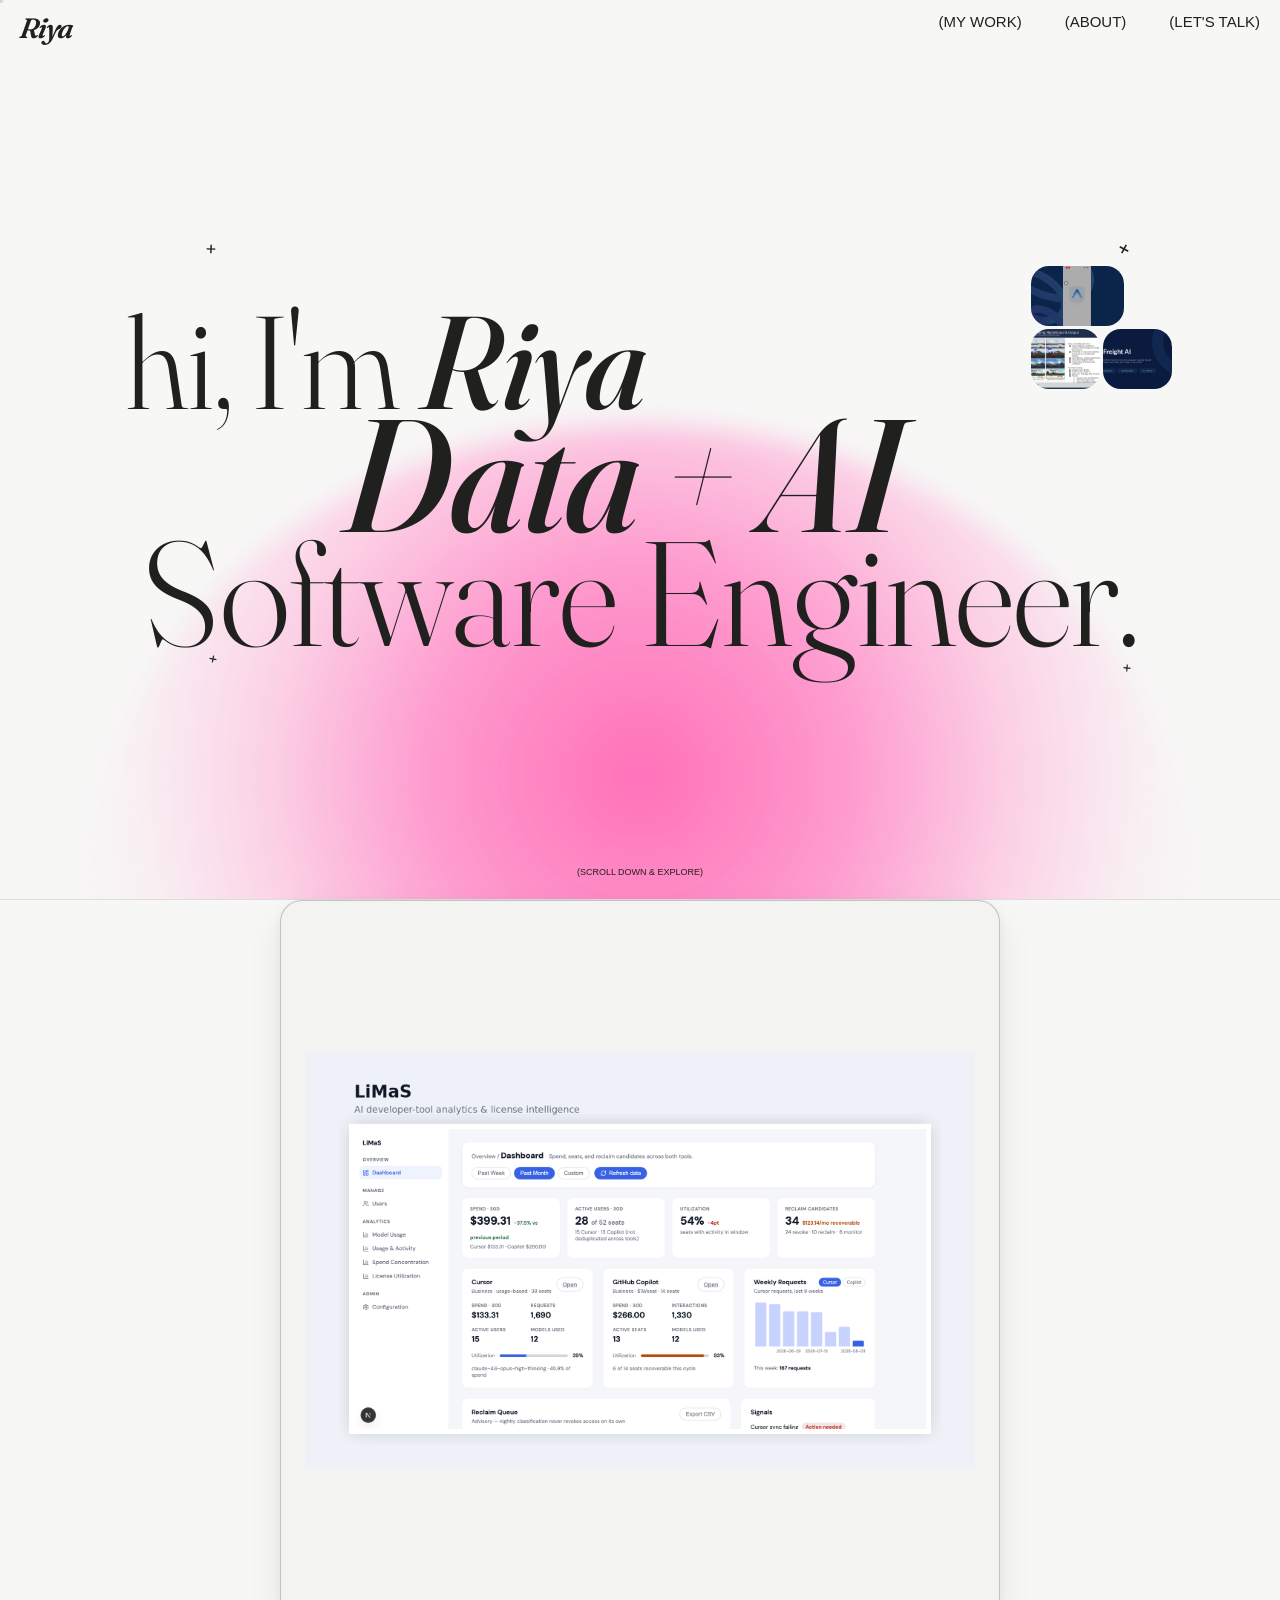
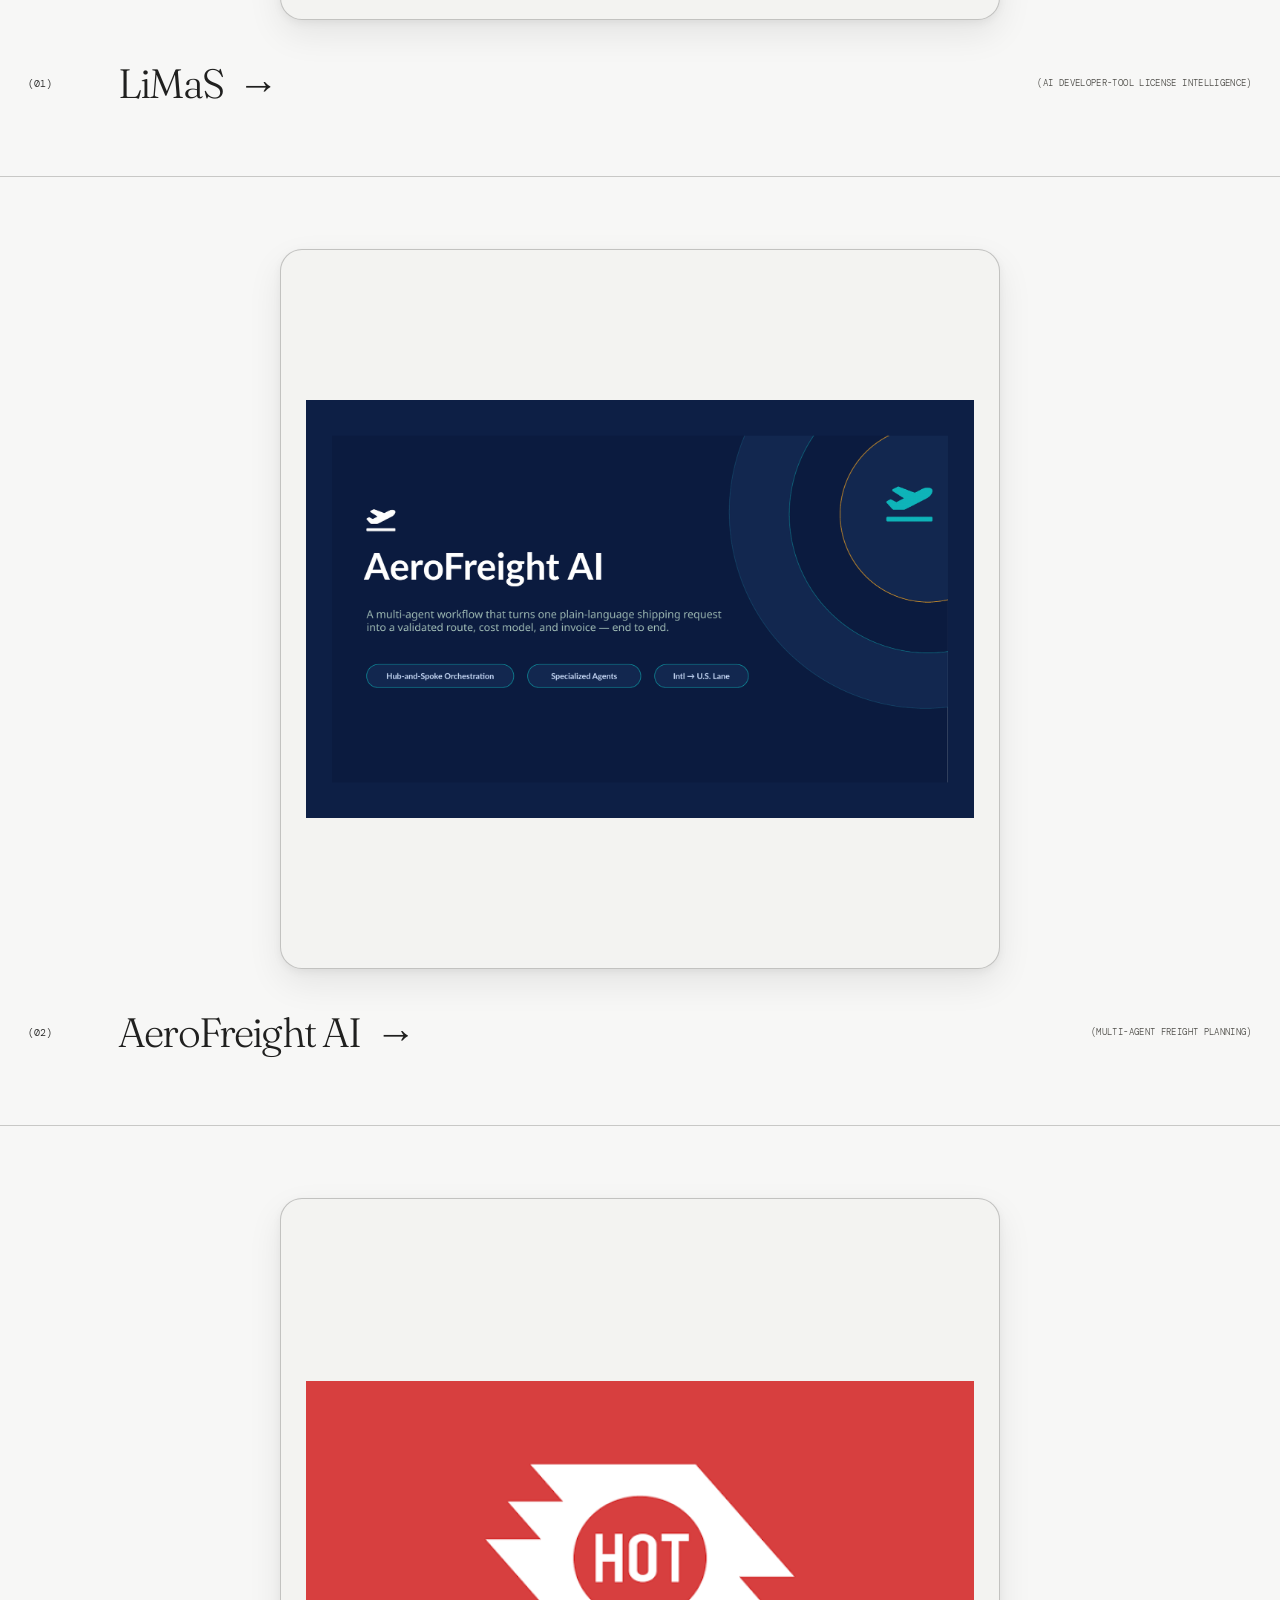
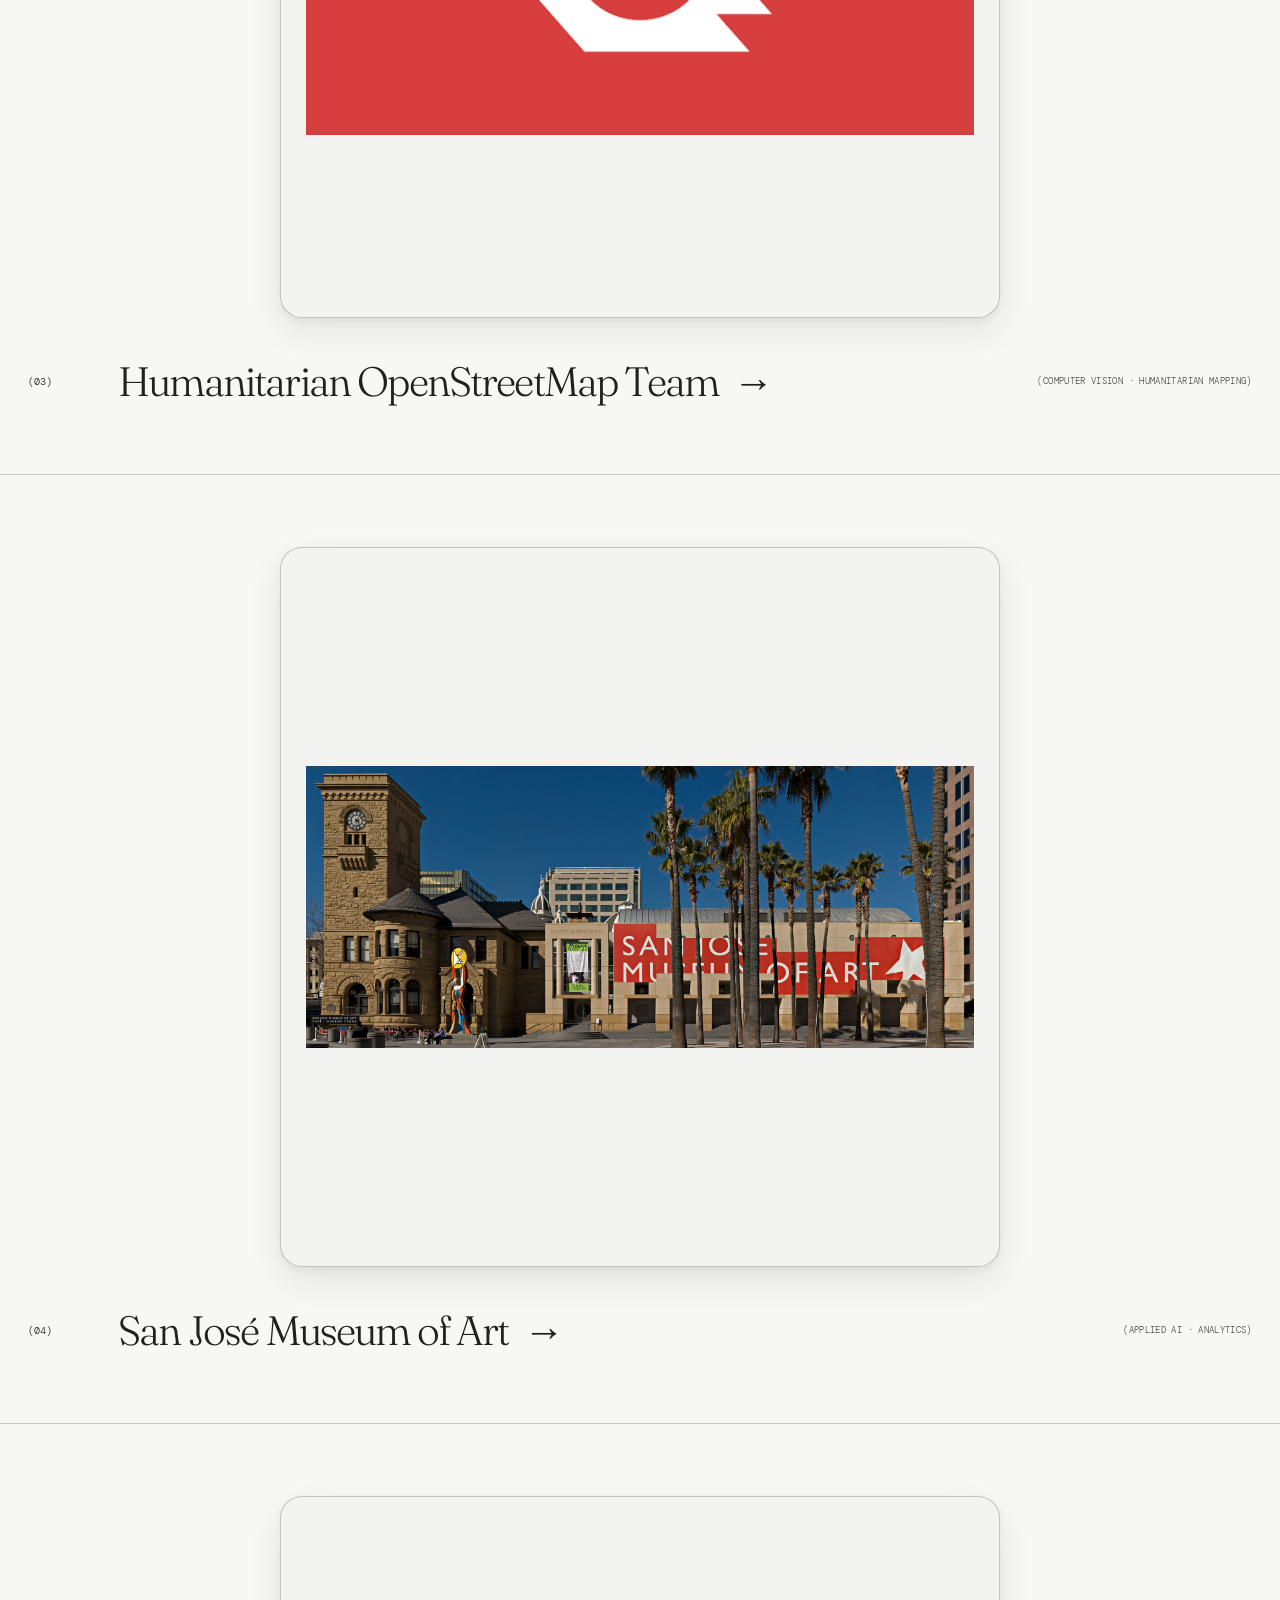
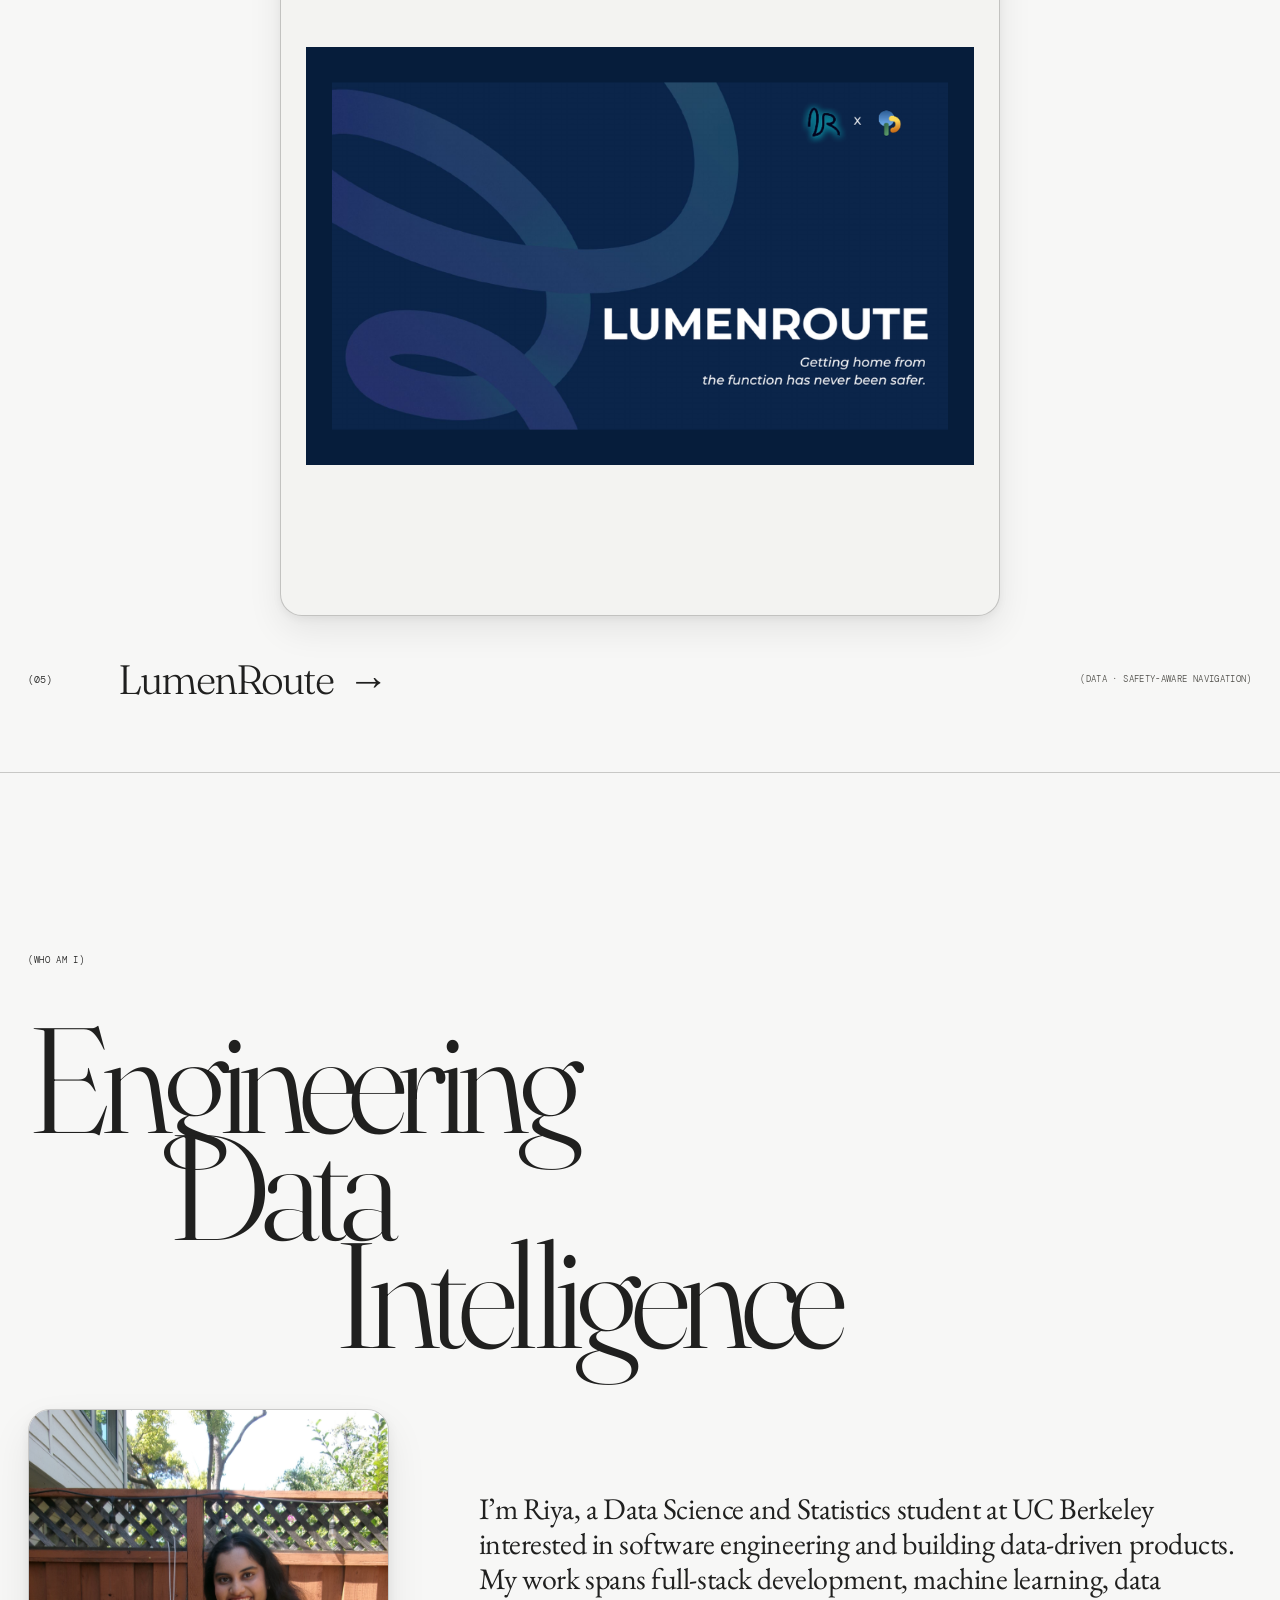
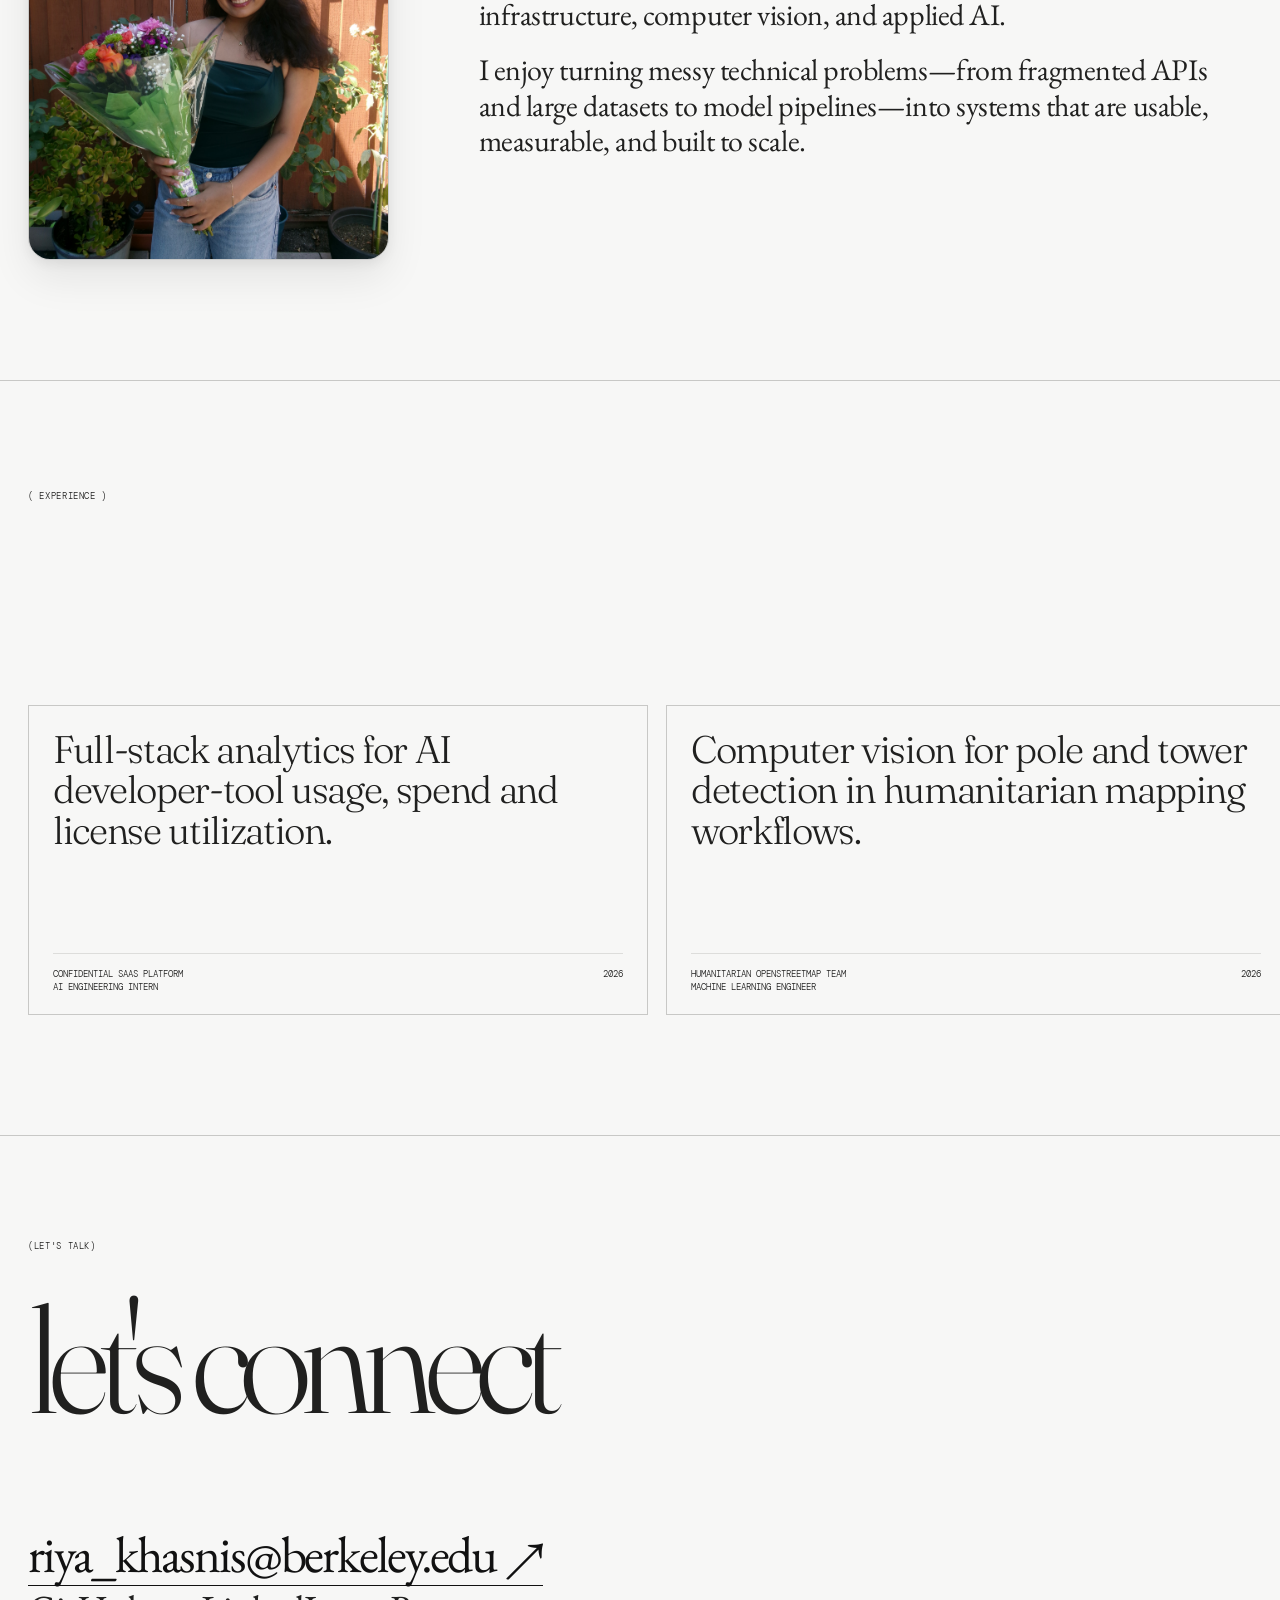
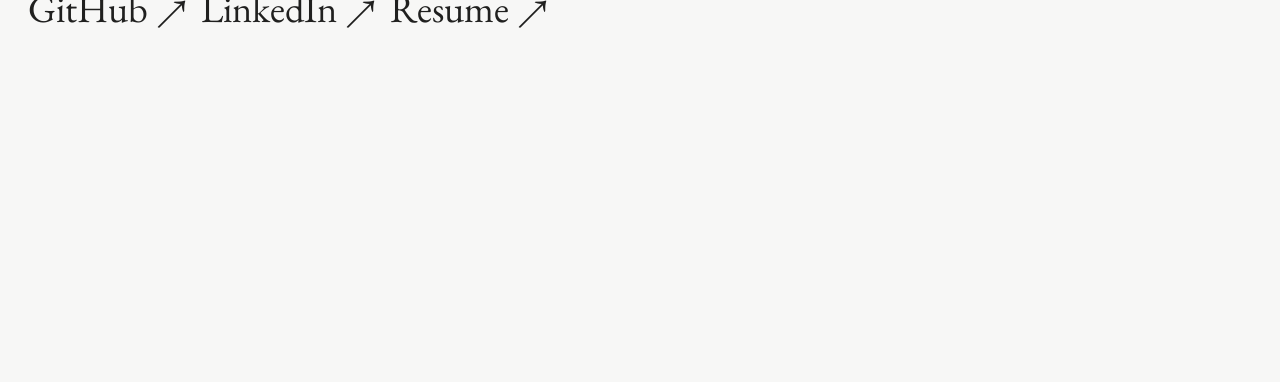
<file: index.html>
<!doctype html>
<html lang="en"><head><meta charset="utf-8"><meta name="viewport" content="width=device-width,initial-scale=1"><title>Riya Khasnis — Software Engineer</title><meta name="description" content="Riya Khasnis — UC Berkeley Data Science & Statistics student building software, data, and AI systems."><link rel="stylesheet" href="styles.css"></head>
<body>
<div class="cursor-dot"></div>
<header class="site-header"><a class="logo" href="#top">Riya</a><nav class="header-nav"><a href="#work">(MY WORK)</a><a href="#about">(ABOUT)</a><a href="#contact">(LET'S TALK)</a></nav></header>
<main id="top">
<section class="kyne-hero">
  <div class="hero-glow"></div>
  <span class="spark s1"></span><span class="spark s2"></span><span class="spark s3"></span><span class="spark s4"></span>
  <div class="hero-lockup reveal">
    <div class="hero-line one">hi, I'm <em>Riya</em><div class="hero-mosaic" aria-hidden="true"><div class="tile"><img src="assets/lumen-4.png" alt=""></div><div class="tile"><img src="assets/hot-7.png" alt=""></div><div class="tile"><img src="assets/aero-1.png" alt=""></div></div></div>
    <div class="hero-line two"><em>Data + AI</em></div>
    <div class="hero-line three">Software Engineer.</div>
  </div>
  <div class="scroll-cue">(SCROLL DOWN &amp; EXPLORE)</div>
</section>

<!-- 01 — LIMAS -->
<a class="project-entry" href="limas.html">
  <div class="project-frame">
    <img src="assets/cover-limas.png" alt="LiMaS">
    <div class="case-hover">View Project</div>
  </div>

  <div class="project-info-row">
    <div class="p-num">(01)</div>

    <div class="p-name">
      LiMaS
      <span class="p-arrow">→</span>
    </div>

    <div class="p-type">
      (AI DEVELOPER-TOOL LICENSE INTELLIGENCE)
    </div>
  </div>
</a>


<!-- 02 — AEROFREIGHT -->
<a class="project-entry" href="aerofreight.html">
  <div class="project-frame">
    <img src="assets/cover-aero.png" alt="AeroFreight AI">
    <div class="case-hover">View Project</div>
  </div>

  <div class="project-info-row">
    <div class="p-num">(02)</div>

    <div class="p-name">
      AeroFreight AI
      <span class="p-arrow">→</span>
    </div>

    <div class="p-type">
      (MULTI-AGENT FREIGHT PLANNING)
    </div>
  </div>
</a>


<!-- 03 — HOT -->
<a class="project-entry" href="hot.html">
  <div class="project-frame">
    <img src="assets/cover-hot.png" alt="Humanitarian OpenStreetMap Team">
    <div class="case-hover">View Project</div>
  </div>

  <div class="project-info-row">
    <div class="p-num">(03)</div>

    <div class="p-name">
      Humanitarian OpenStreetMap Team
      <span class="p-arrow">→</span>
    </div>

    <div class="p-type">
      (COMPUTER VISION · HUMANITARIAN MAPPING)
    </div>
  </div>
</a>


<!-- 04 — SAN JOSE MUSEUM OF ART -->
<a class="project-entry" href="sjma.html">
  <div class="project-frame">
    <img src="assets/cover-sjma.png" alt="San José Museum of Art">
    <div class="case-hover">View Project</div>
  </div>

  <div class="project-info-row">
    <div class="p-num">(04)</div>

    <div class="p-name">
      San José Museum of Art
      <span class="p-arrow">→</span>
    </div>

    <div class="p-type">
      (APPLIED AI · ANALYTICS)
    </div>
  </div>
</a>


<!-- 05 — LUMENROUTE -->
<a class="project-entry" href="lumenroute.html">
  <div class="project-frame">
    <img src="assets/cover-lumen.png" alt="LumenRoute">
    <div class="case-hover">View Project</div>
  </div>

  <div class="project-info-row">
    <div class="p-num">(05)</div>

    <div class="p-name">
      LumenRoute
      <span class="p-arrow">→</span>
    </div>

    <div class="p-type">
      (DATA · SAFETY-AWARE NAVIGATION)
    </div>
  </div>
</a>

<section class="about-section" id="about">

  <div class="kicker">(WHO AM I)</div>

  <div class="about-words reveal">
    <div>Engineering</div>
    <div>Data</div>
    <div>Intelligence</div>
  </div>

  <div class="about-content reveal">

    <div class="about-photo">
      <img src="assets/headshotf25.jpeg" alt="Riya Khasnis">
    </div>

    <div class="about-copy">
      <p>
        I’m Riya, a Data Science and Statistics student at UC Berkeley
        interested in software engineering and building data-driven
        products. My work spans full-stack development, machine learning,
        data infrastructure, computer vision, and applied AI.
      </p>

      <p>
        I enjoy turning messy technical problems—from fragmented APIs
        and large datasets to model pipelines—into systems that are
        usable, measurable, and built to scale.
      </p>
    </div>

  </div>

</section>

<section class="experience-section"><div class="kicker">( EXPERIENCE )</div><h2 class="experience-heading reveal">where I’ve built…</h2><div class="experience-track">
  <article class="exp-card"><div class="quote">Full-stack analytics for AI developer-tool usage, spend and license utilization.</div><div class="exp-foot"><span>Confidential SaaS Platform<br>AI Engineering Intern</span><span>2026</span></div></article>
  <article class="exp-card"><div class="quote">Computer vision for pole and tower detection in humanitarian mapping workflows.</div><div class="exp-foot"><span>Humanitarian OpenStreetMap Team<br>Machine Learning Engineer</span><span>2026</span></div></article>
  <article class="exp-card"><div class="quote">AI-powered digital asset workflows and cross-platform performance analytics.</div><div class="exp-foot"><span>San José Museum of Art<br>Machine Learning Intern</span><span>2025</span></div></article>
  <article class="exp-card"><div class="quote">Geospatial risk data, real-time news ingestion and mobile product development.</div><div class="exp-foot"><span>Open Project<br>Data Analyst / Frontend Developer</span><span>2025</span></div></article>
  <article class="exp-card"><div class="quote">Computer-vision workflows spanning preprocessing, classification and segmentation.</div><div class="exp-foot"><span>Acnovate Corporation<br>Data Science Intern</span><span>2024</span></div></article>
  <article class="exp-card" aria-hidden="true"><div class="quote">Full-stack analytics for AI developer-tool usage, spend and license utilization.</div><div class="exp-foot"><span>Confidential SaaS Platform<br>AI Engineering Intern</span><span>2026</span></div></article>
  <article class="exp-card" aria-hidden="true"><div class="quote">Computer vision for pole and tower detection in humanitarian mapping workflows.</div><div class="exp-foot"><span>Humanitarian OpenStreetMap Team<br>Machine Learning Engineer</span><span>2026</span></div></article>
</div></section>

<section class="contact-section" id="contact">

  <div class="kicker">(LET'S TALK)</div>

  <h2 class="contact-title">
    let's connect
  </h2>

  <a
  class="contact-email"
  href="https://mail.google.com/mail/?view=cm&fs=1&to=riya_khasnis@berkeley.edu"
  target="_blank"
>
  riya_khasnis@berkeley.edu ↗
</a>

  <div class="social-links">
    <a href="https://github.com/riyakhasnis" target="_blank">
      GitHub ↗
    </a>

    <a href="https://www.linkedin.com/in/riya-khasnis-in" target="_blank">
      LinkedIn ↗
    </a>

    <a href="assets/Riya_Khasnis_Resume.pdf" target="_blank">
      Resume ↗
    </a>
  </div>

</section>
</main><script src="script.js"></script></body></html>
</file>
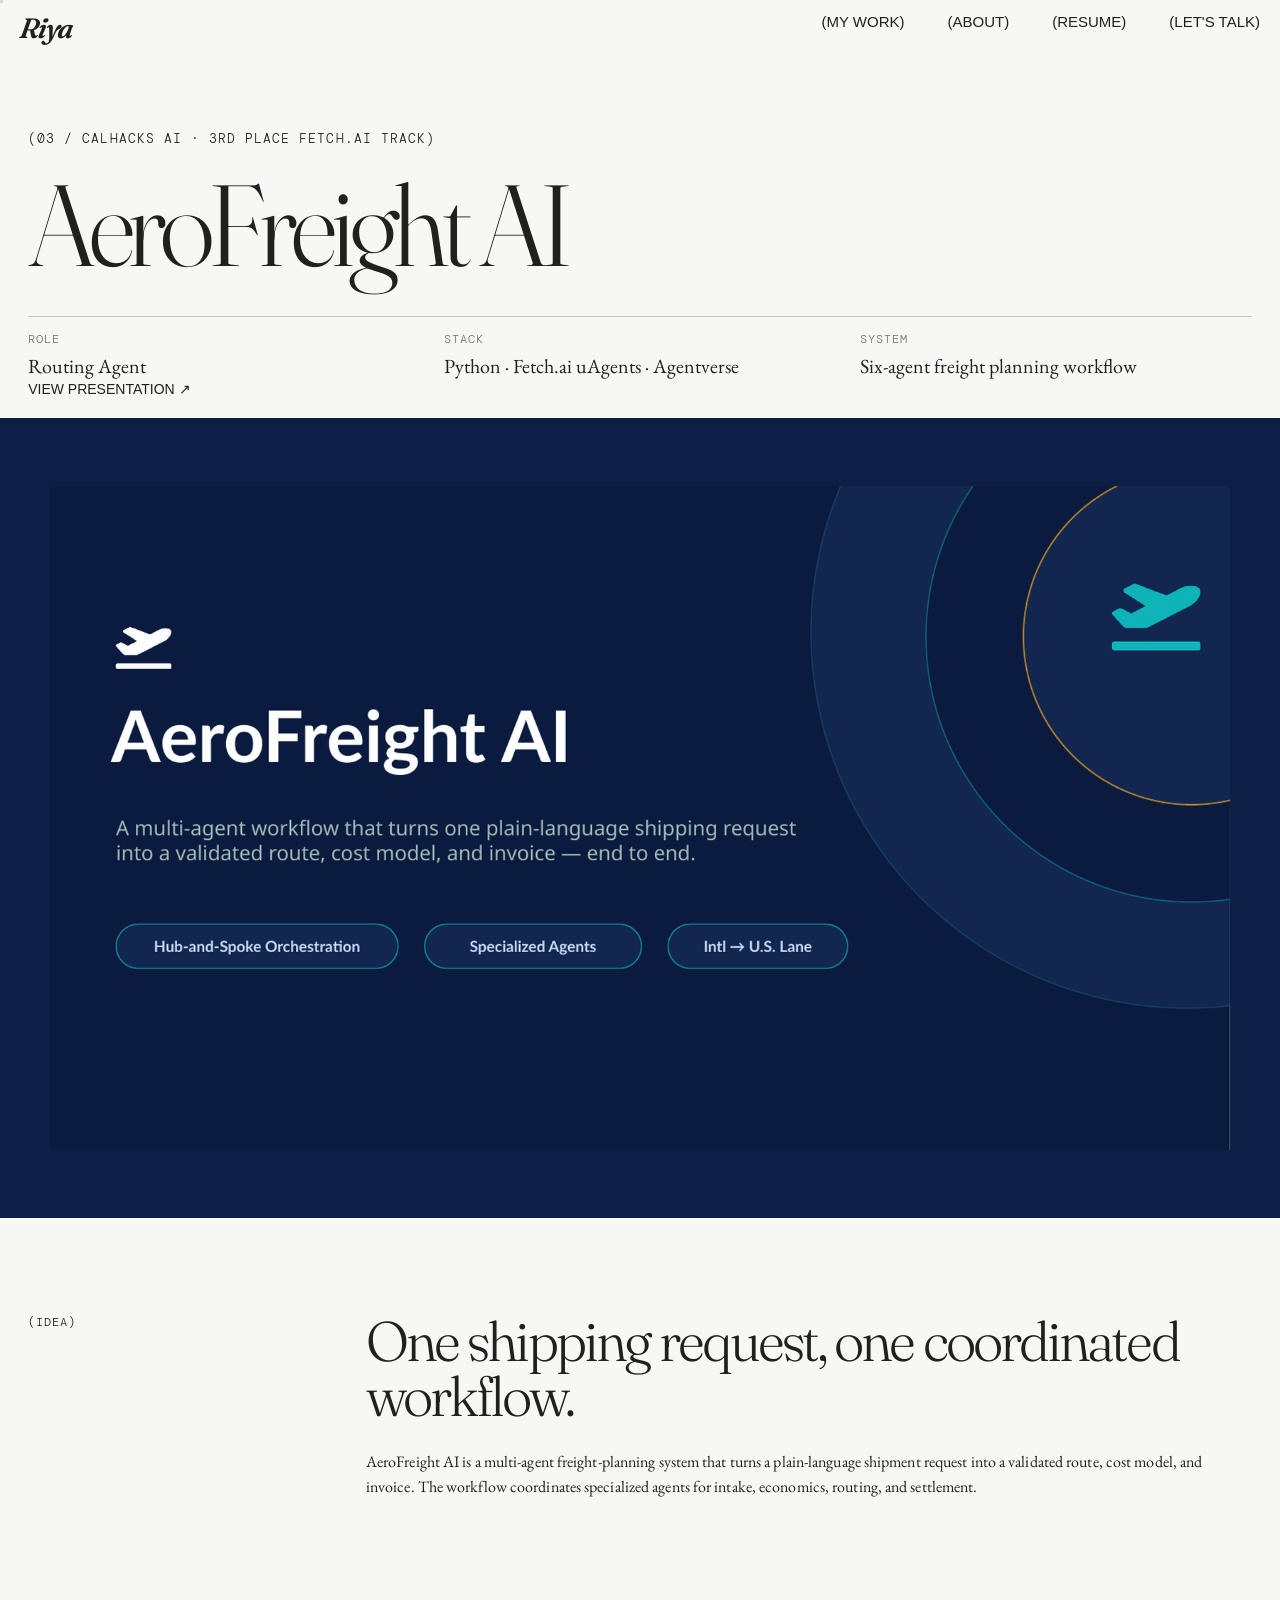
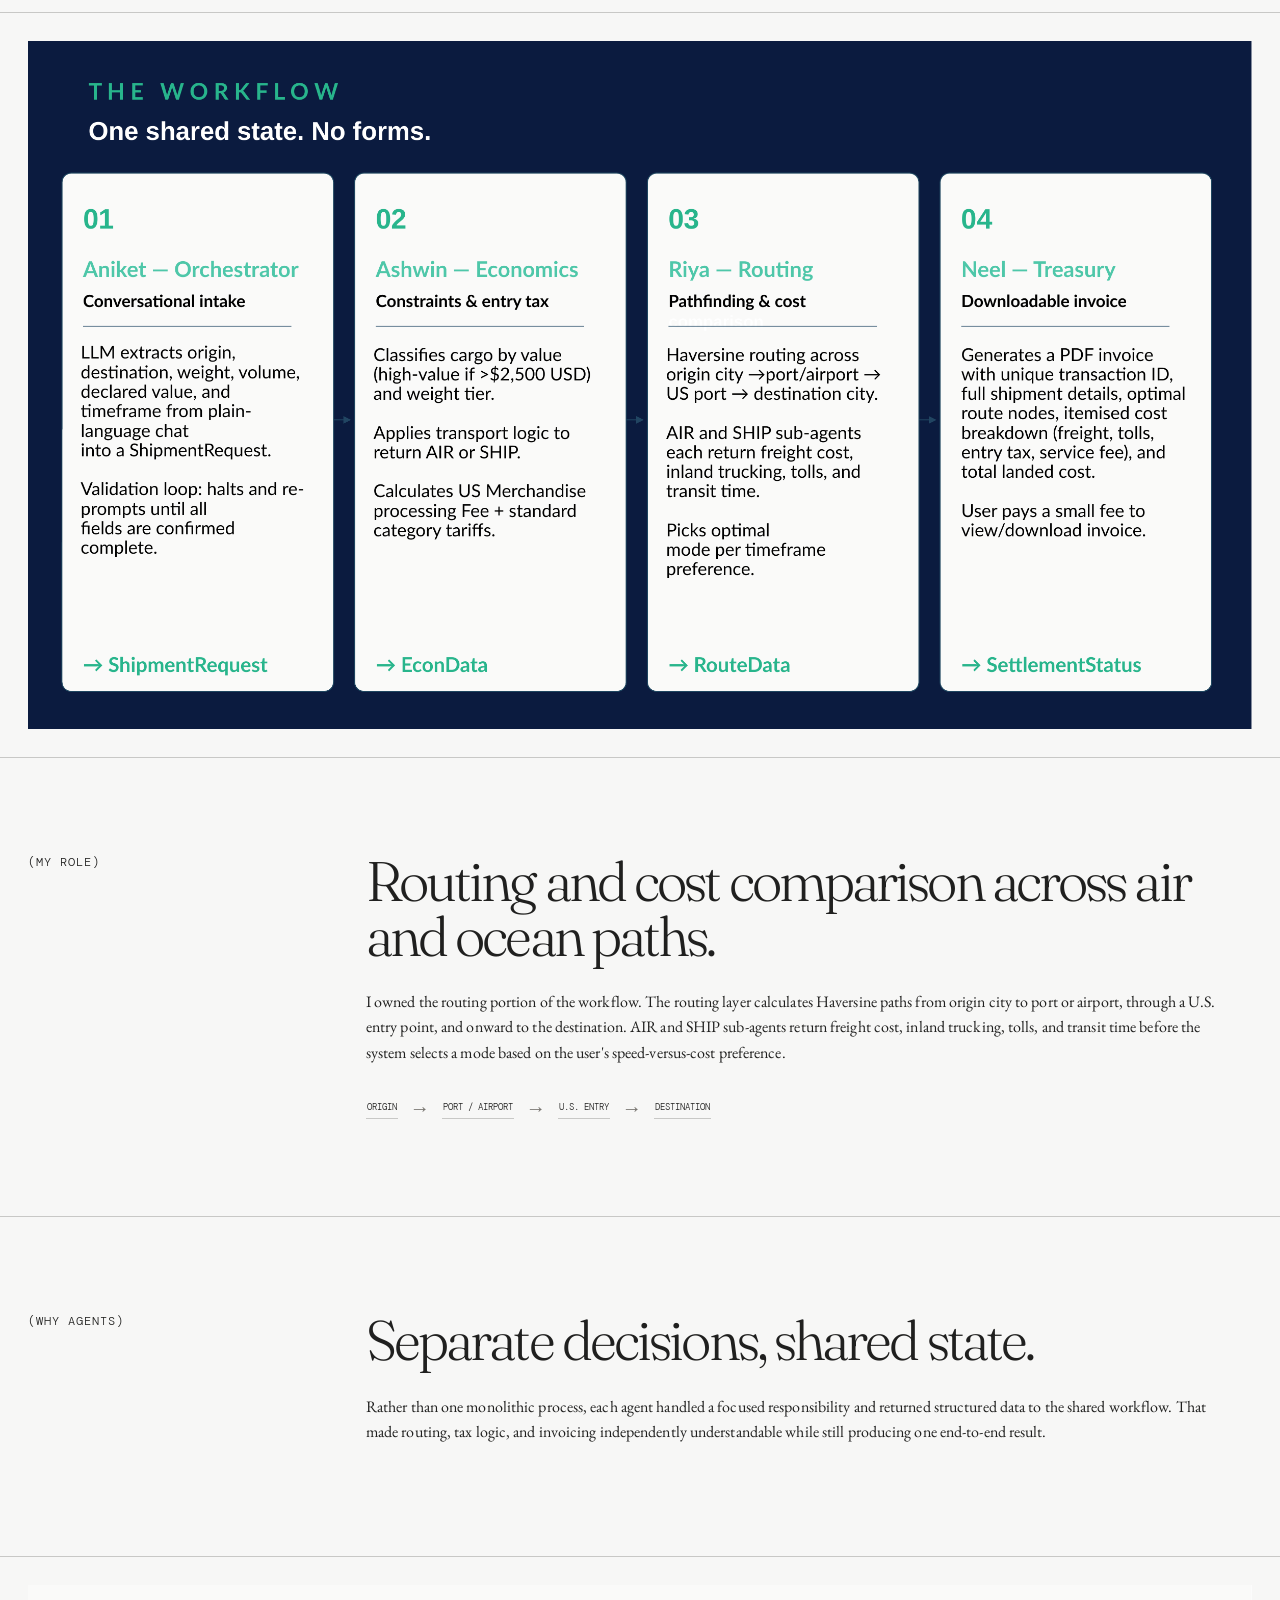
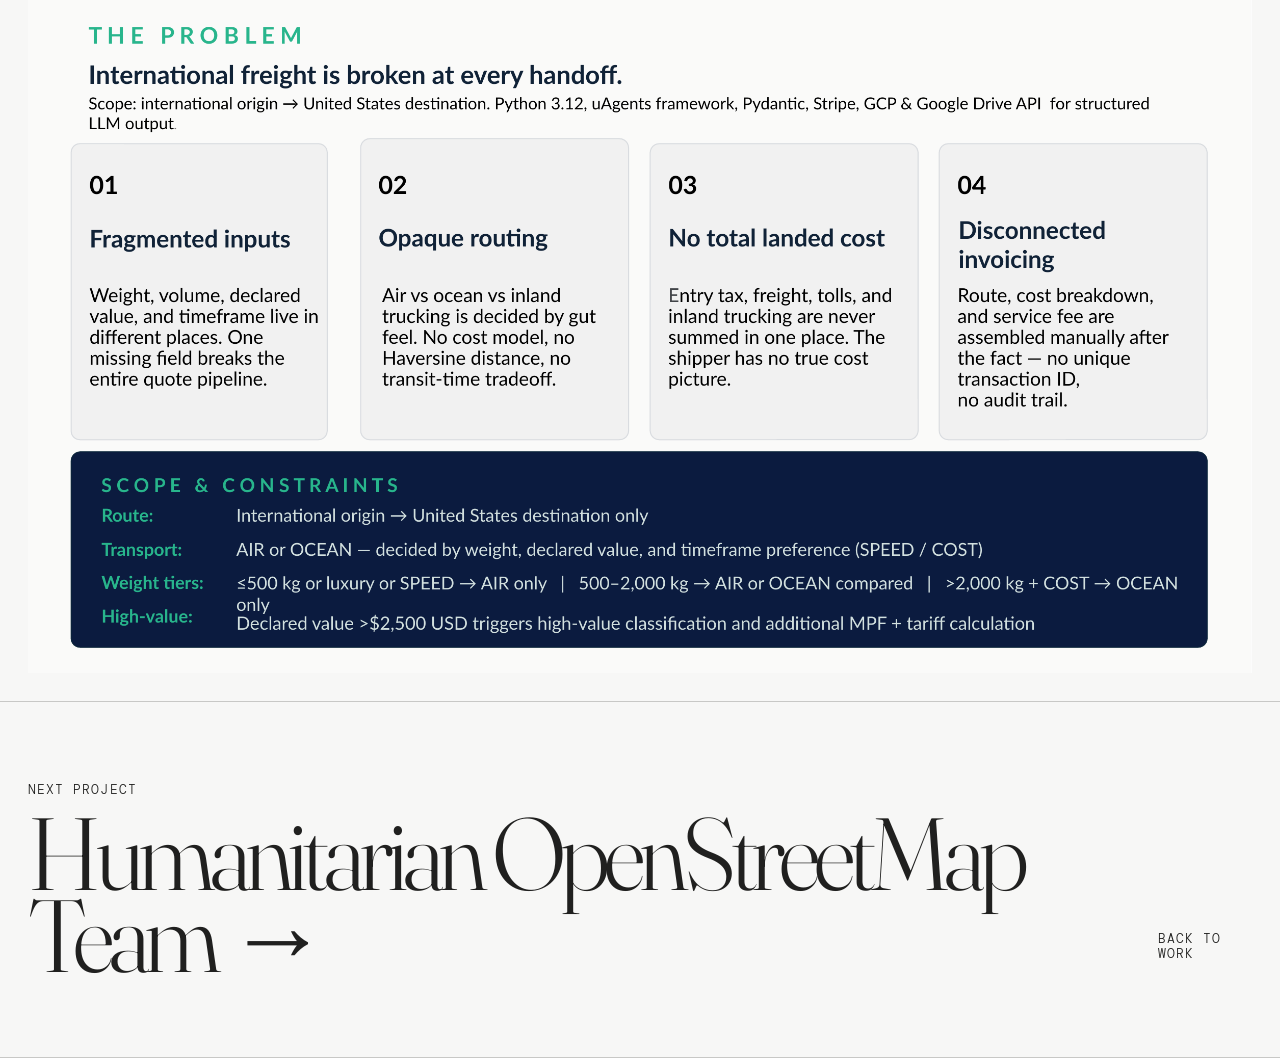
<file: aerofreight.html>
<!doctype html>
<html lang="en">

<head>
  <meta charset="utf-8">
  <meta name="viewport" content="width=device-width, initial-scale=1">

  <title>AeroFreight AI — Riya Khasnis</title>

  <link rel="stylesheet" href="styles.css">
</head>

<body>

  <div class="cursor-dot"></div>

  <header class="site-header">

    <a class="logo" href="index.html">Riya</a>

    <nav class="header-nav">
      <a href="index.html#work">(MY WORK)</a>
      <a href="index.html#about">(ABOUT)</a>
      <a href="assets/Riya_Khasnis_Resume.pdf" target="_blank">(RESUME)</a>
      <a href="index.html#contact">(LET'S TALK)</a>
    </nav>

  </header>


  <main class="case-page">

    <!-- HERO -->
    <section class="case-top">

      <div class="kicker">
        (03 / CALHACKS AI · 3RD PLACE FETCH.AI TRACK)
      </div>

      <h1 class="case-title reveal">
        AeroFreight AI
      </h1>

      <div class="case-subline">

        <div>
          <span>Role</span>
          Routing Agent
        </div>

        <div>
          <span>Stack</span>
          Python · Fetch.ai uAgents · Agentverse
        </div>

        <div>
          <span>System</span>
          Six-agent freight planning workflow
        </div>

      </div>

      <!-- PRESENTATION LINK -->
      <a
        class="presentation-link"
        href="https://docs.google.com/presentation/d/1iBXF3eTIPZw65kxKfDEOtkJPWMiKhXw0/edit?usp=sharing&ouid=102749372460662281325&rtpof=true&sd=true"
        target="_blank"
        rel="noopener noreferrer"
      >
        VIEW PRESENTATION ↗
      </a>

    </section>


    <!-- COVER -->
    <div class="case-visual">
      <img
        src="assets/cover-aero.png"
        alt="AeroFreight AI project"
      >
    </div>


    <!-- IDEA -->
    <section class="case-copy">

      <div class="label">
        (IDEA)
      </div>

      <div>

        <h2>
          One shipping request, one coordinated workflow.
        </h2>

        <p>
          AeroFreight AI is a multi-agent freight-planning system that
          turns a plain-language shipment request into a validated route,
          cost model, and invoice. The workflow coordinates specialized
          agents for intake, economics, routing, and settlement.
        </p>

      </div>

    </section>


    <!-- WORKFLOW -->
    <div class="case-gallery single">

      <img
        src="assets/aero-4.png"
        alt="AeroFreight multi-agent workflow"
      >

    </div>


    <!-- MY ROLE -->
    <section class="case-copy">

      <div class="label">
        (MY ROLE)
      </div>

      <div>

        <h2>
          Routing and cost comparison across air and ocean paths.
        </h2>

        <p>
          I owned the routing portion of the workflow. The routing layer
          calculates Haversine paths from origin city to port or airport,
          through a U.S. entry point, and onward to the destination.
          AIR and SHIP sub-agents return freight cost, inland trucking,
          tolls, and transit time before the system selects a mode based
          on the user's speed-versus-cost preference.
        </p>

        <div class="pipeline">

          <span class="node">
            Origin
          </span>

          <span class="pipe-arrow">
            →
          </span>

          <span class="node">
            Port / Airport
          </span>

          <span class="pipe-arrow">
            →
          </span>

          <span class="node">
            U.S. Entry
          </span>

          <span class="pipe-arrow">
            →
          </span>

          <span class="node">
            Destination
          </span>

        </div>

      </div>

    </section>


    <!-- WHY AGENTS -->
    <section class="case-copy">

      <div class="label">
        (WHY AGENTS)
      </div>

      <div>

        <h2>
          Separate decisions, shared state.
        </h2>

        <p>
          Rather than one monolithic process, each agent handled a focused
          responsibility and returned structured data to the shared workflow.
          That made routing, tax logic, and invoicing independently
          understandable while still producing one end-to-end result.
        </p>

      </div>

    </section>


    <!-- PROBLEM IMAGE -->
    <div class="case-gallery single">

      <img
        src="assets/aero-2.png"
        alt="AeroFreight problem and constraints"
      >

    </div>


    <!-- NEXT PROJECT -->
    <section class="case-next">

      <div>

        <div class="kicker">
          NEXT PROJECT
        </div>

        <a class="case-next-main" href="hot.html">
            Humanitarian OpenStreetMap Team →
          </a>

      </div>

      <a
        class="kicker"
        href="index.html#work"
      >
        BACK TO WORK
      </a>

    </section>

  </main>


  <script src="script.js"></script>

</body>

</html>
</file>
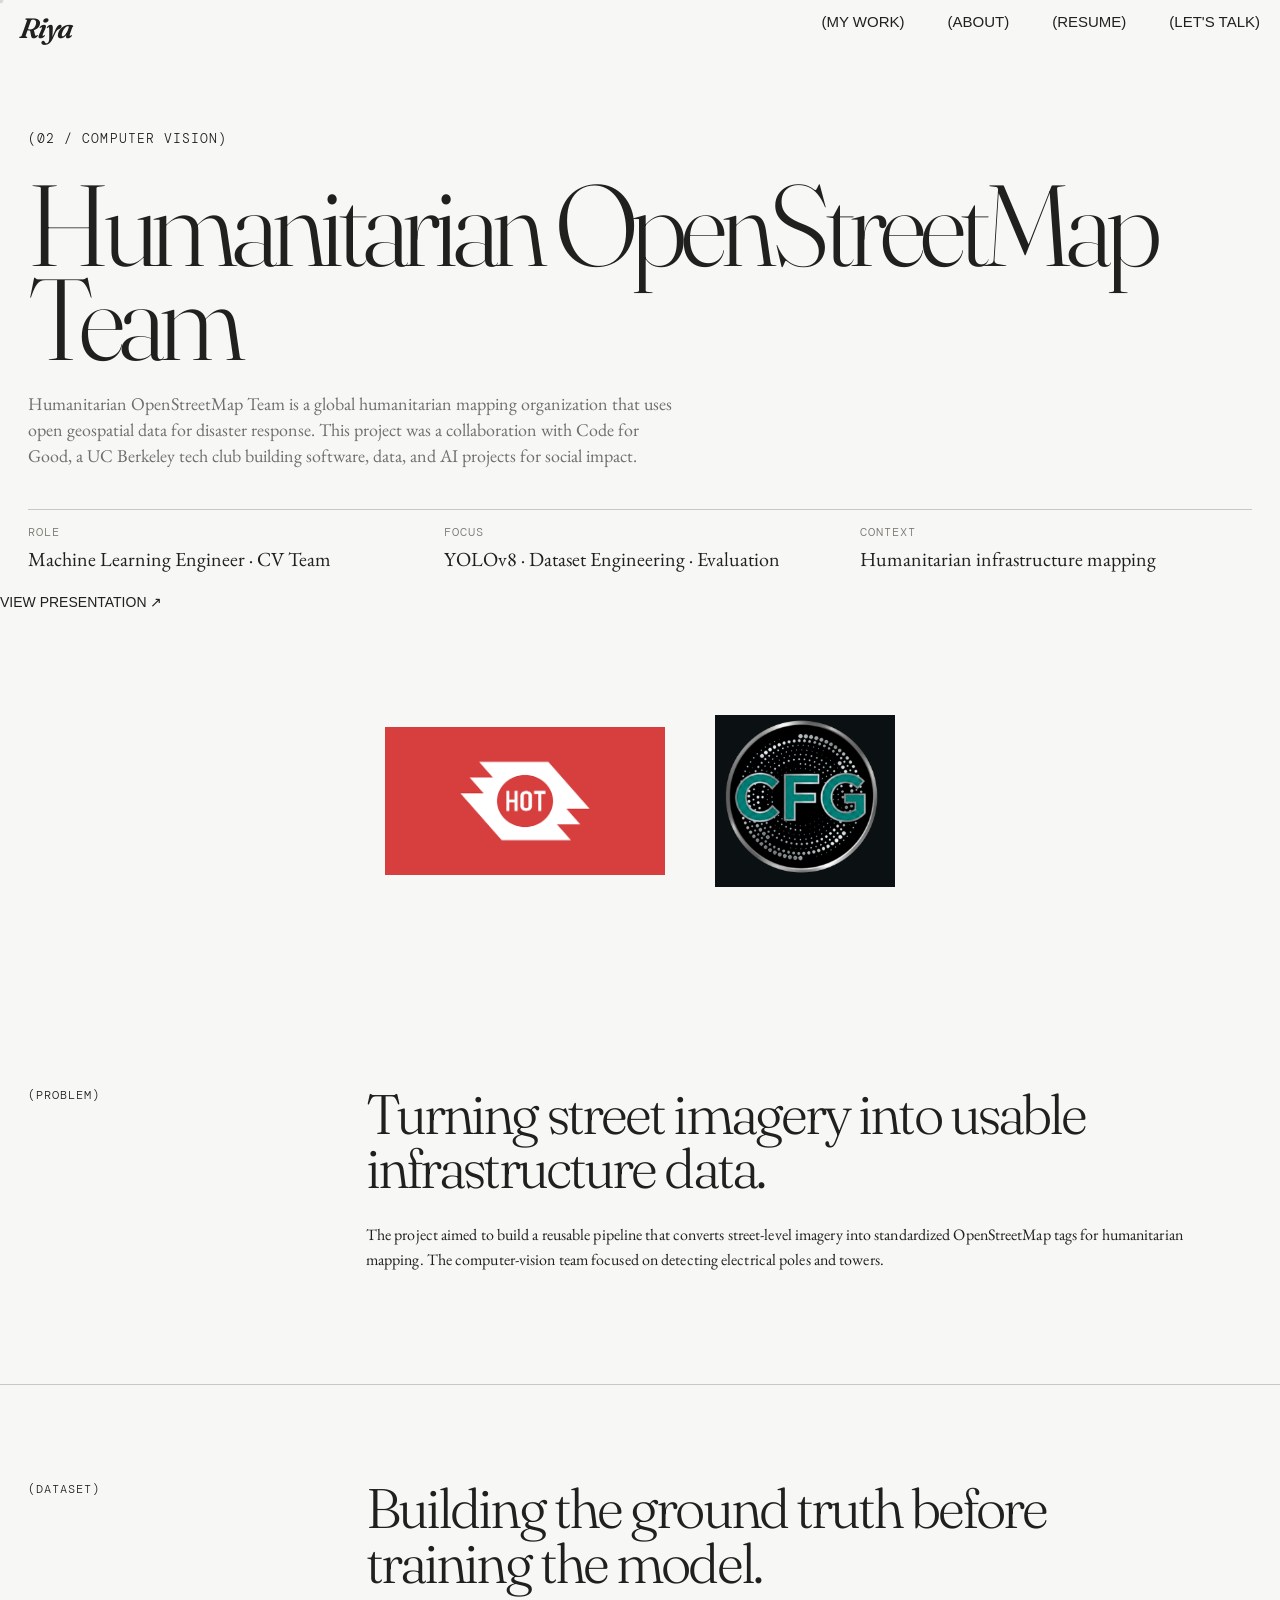
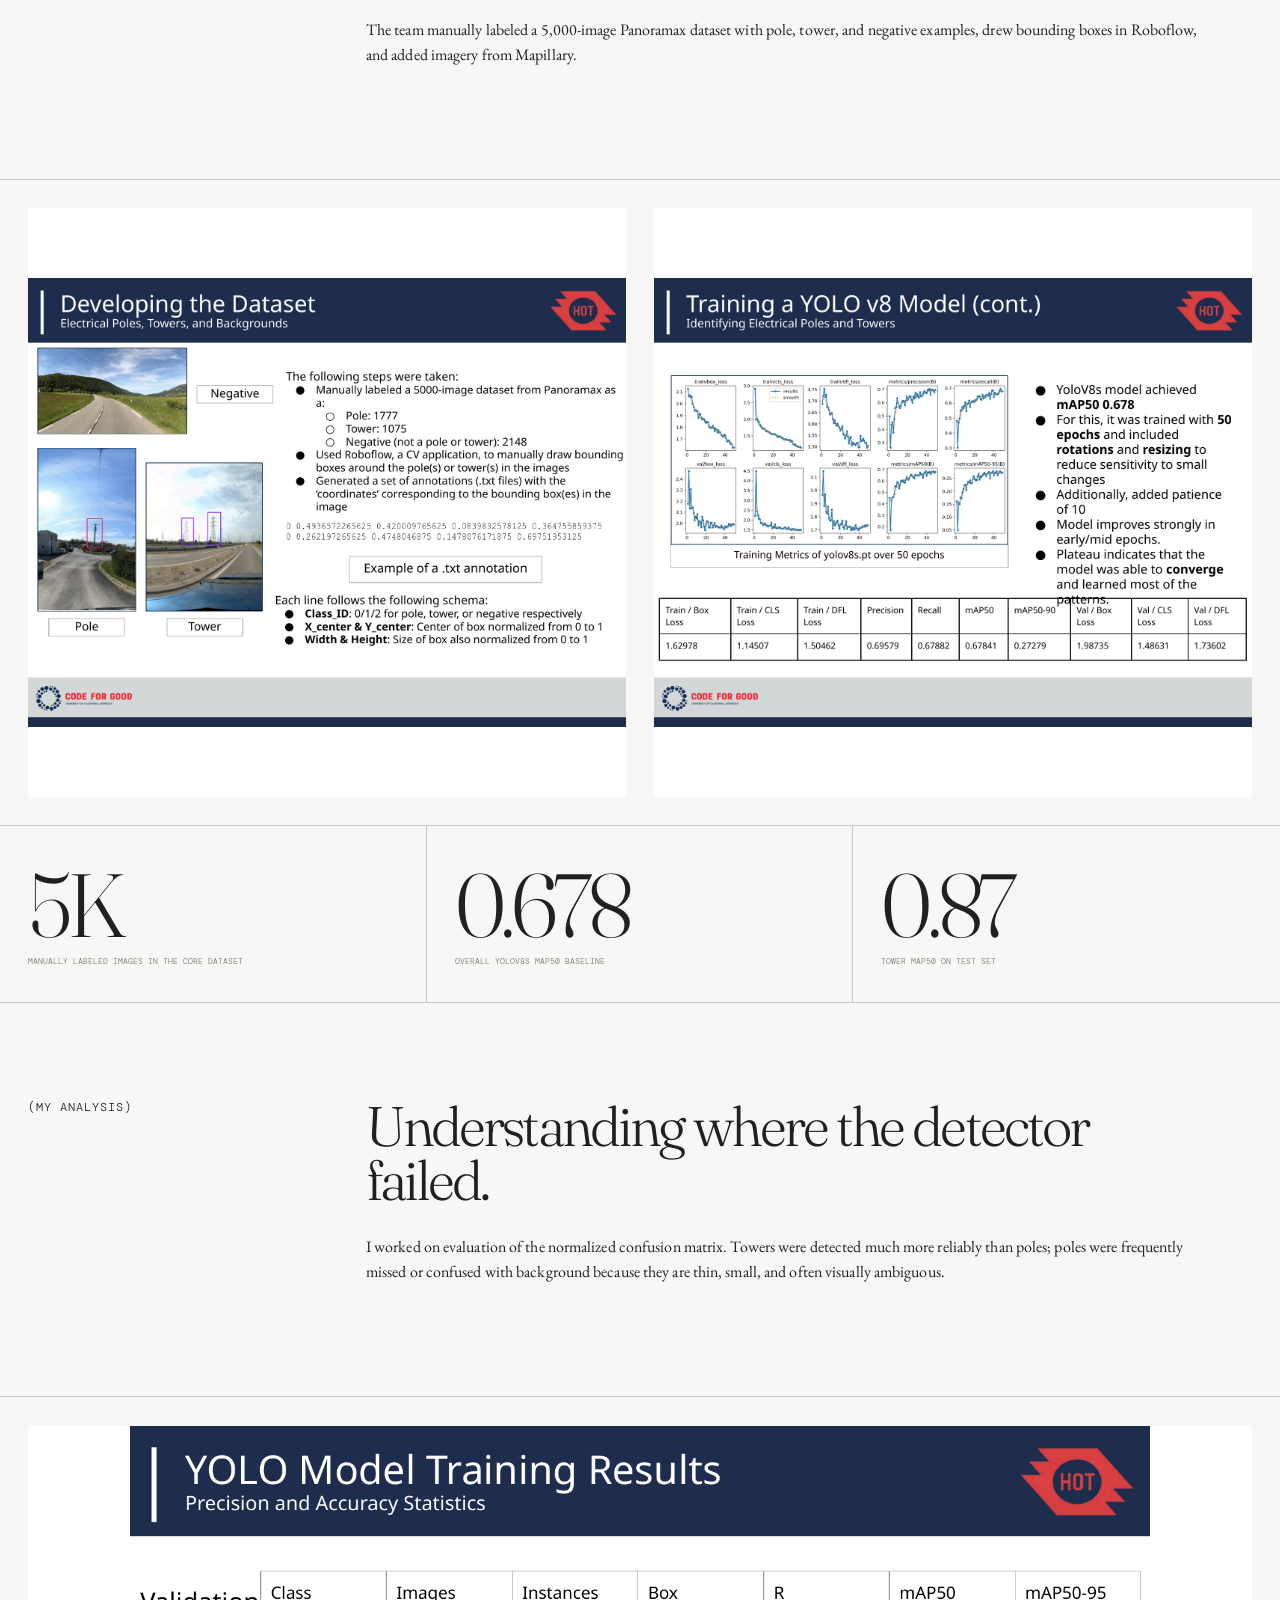
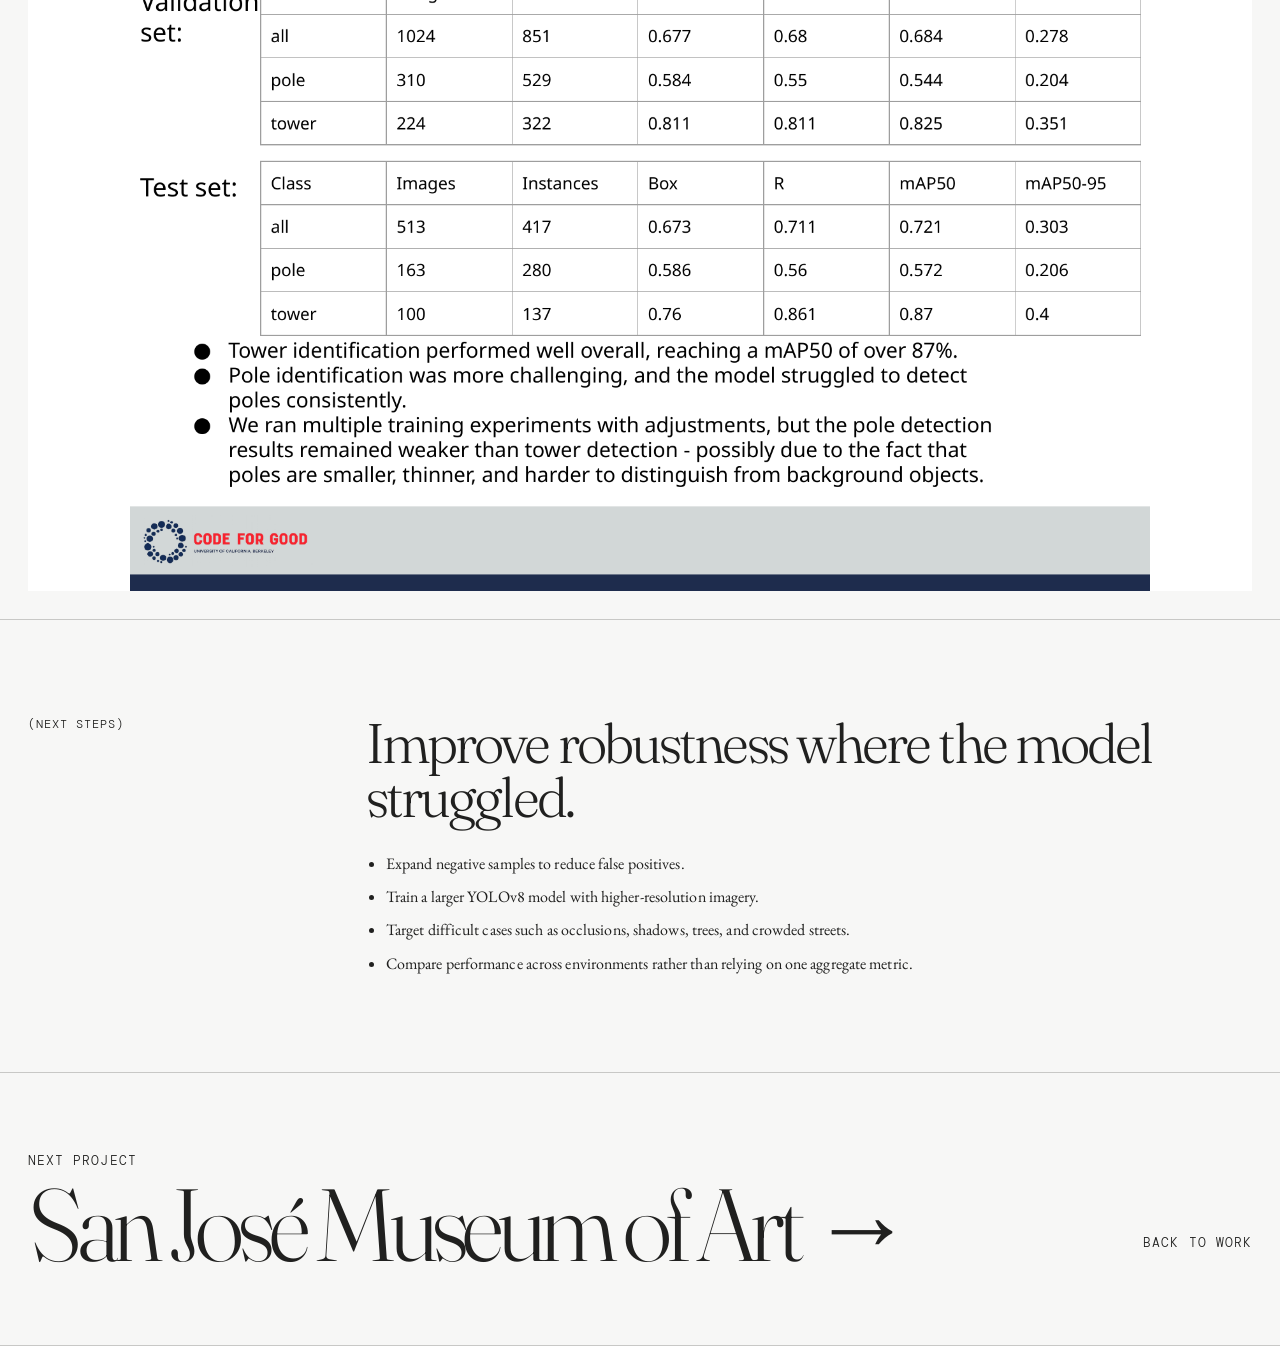
<file: hot.html>
<!doctype html>
<html lang="en">
<head>
  <meta charset="utf-8">
  <meta name="viewport" content="width=device-width, initial-scale=1">

  <title>Humanitarian OpenStreetMap Team — Riya Khasnis</title>

  <link rel="stylesheet" href="styles.css">
</head>

<body>

  <div class="cursor-dot"></div>

  <header class="site-header">

    <a class="logo" href="index.html">Riya</a>

    <nav class="header-nav">
      <a href="index.html#work">(MY WORK)</a>
      <a href="index.html#about">(ABOUT)</a>
      <a href="assets/Riya_Khasnis_Resume.pdf" target="_blank">(RESUME)</a>
      <a href="index.html#contact">(LET'S TALK)</a>
    </nav>

  </header>


  <main class="case-page">

    <!-- HERO -->
    <section class="case-top">

      <div class="kicker">
        (02 / COMPUTER VISION)
      </div>

      <h1 class="case-title reveal">
        Humanitarian OpenStreetMap Team
      </h1>

      <p class="project-org-description">
        Humanitarian OpenStreetMap Team is a global humanitarian mapping organization 
        that uses open geospatial data for disaster response. This project was a collaboration with Code for Good, a 
        UC Berkeley tech club building software, data, and AI projects for 
        social impact.
      </p>

      <div class="case-subline">

        <div>
          <span>Role</span>
          Machine Learning Engineer · CV Team
        </div>

        <div>
          <span>Focus</span>
          YOLOv8 · Dataset Engineering · Evaluation
        </div>

        <div>
          <span>Context</span>
          Humanitarian infrastructure mapping
        </div>

      </div>

    </section>

    <a class="presentation-link"
   href="https://docs.google.com/presentation/d/1XfFDh0nBMSK4BtbtNoTSGyxBxkLSMGnV/edit?usp=sharing&ouid=102749372460662281325&rtpof=true&sd=true"
   target="_blank">
  VIEW PRESENTATION ↗
</a>


    <!-- COVER IMAGE -->
    <div class="hot-logo-row">
        <img src="assets/cover-hot.png" alt="Humanitarian OpenStreetMap Team">
        <img src="assets/cfg-logo.png" alt="Code for Good">
      </div>


    <!-- PROBLEM -->
    <section class="case-copy">

      <div class="label">
        (PROBLEM)
      </div>

      <div>

        <h2>
          Turning street imagery into usable infrastructure data.
        </h2>

        <p>
          The project aimed to build a reusable pipeline that converts
          street-level imagery into standardized OpenStreetMap tags for
          humanitarian mapping. The computer-vision team focused on
          detecting electrical poles and towers.
        </p>

      </div>

    </section>


    <!-- DATASET -->
    <section class="case-copy">

      <div class="label">
        (DATASET)
      </div>

      <div>

        <h2>
          Building the ground truth before training the model.
        </h2>

        <p>
          The team manually labeled a 5,000-image Panoramax dataset with
          pole, tower, and negative examples, drew bounding boxes in
          Roboflow, and added imagery from Mapillary.
        </p>

      </div>

    </section>


    <!-- DATASET IMAGES -->
    <div class="case-gallery">

      <img
        src="assets/hot-6.png"
        alt="HOT dataset development"
      >

      <img
        src="assets/hot-9.png"
        alt="YOLO training metrics"
      >

    </div>


    <!-- STATS -->
    <div class="case-stats">

      <div class="case-stat">
        <b>5K</b>
        <span>
          manually labeled images in the core dataset
        </span>
      </div>

      <div class="case-stat">
        <b>0.678</b>
        <span>
          overall YOLOv8s mAP50 baseline
        </span>
      </div>

      <div class="case-stat">
        <b>0.87</b>
        <span>
          tower mAP50 on test set
        </span>
      </div>

    </div>


    <!-- MY ANALYSIS -->
    <section class="case-copy">

      <div class="label">
        (MY ANALYSIS)
      </div>

      <div>

        <h2>
          Understanding where the detector failed.
        </h2>

        <p>
          I worked on evaluation of the normalized confusion matrix.
          Towers were detected much more reliably than poles; poles were
          frequently missed or confused with background because they are
          thin, small, and often visually ambiguous.
        </p>

      </div>

    </section>


    <!-- CONFUSION MATRIX -->
    <div class="case-gallery single">

      <img
        src="assets/hot-10.png"
        alt="Normalized confusion matrix and model results"
      >

    </div>


    <!-- NEXT STEPS -->
    <section class="case-copy">

      <div class="label">
        (NEXT STEPS)
      </div>

      <div>

        <h2>
          Improve robustness where the model struggled.
        </h2>

        <ul>
          <li>
            Expand negative samples to reduce false positives.
          </li>

          <li>
            Train a larger YOLOv8 model with higher-resolution imagery.
          </li>

          <li>
            Target difficult cases such as occlusions, shadows, trees,
            and crowded streets.
          </li>

          <li>
            Compare performance across environments rather than relying
            on one aggregate metric.
          </li>
        </ul>

      </div>

    </section>


    <!-- NEXT PROJECT -->
    <section class="case-next">

      <div>

        <div class="kicker">
          NEXT PROJECT
        </div>

        <a class="case-next-main" href="sjma.html">
            San José Museum of Art →
          </a>

      </div>

      <a
        class="kicker"
        href="index.html#work"
      >
        BACK TO WORK
      </a>

    </section>

  </main>


  <script src="script.js"></script>

</body>
</html>
</file>
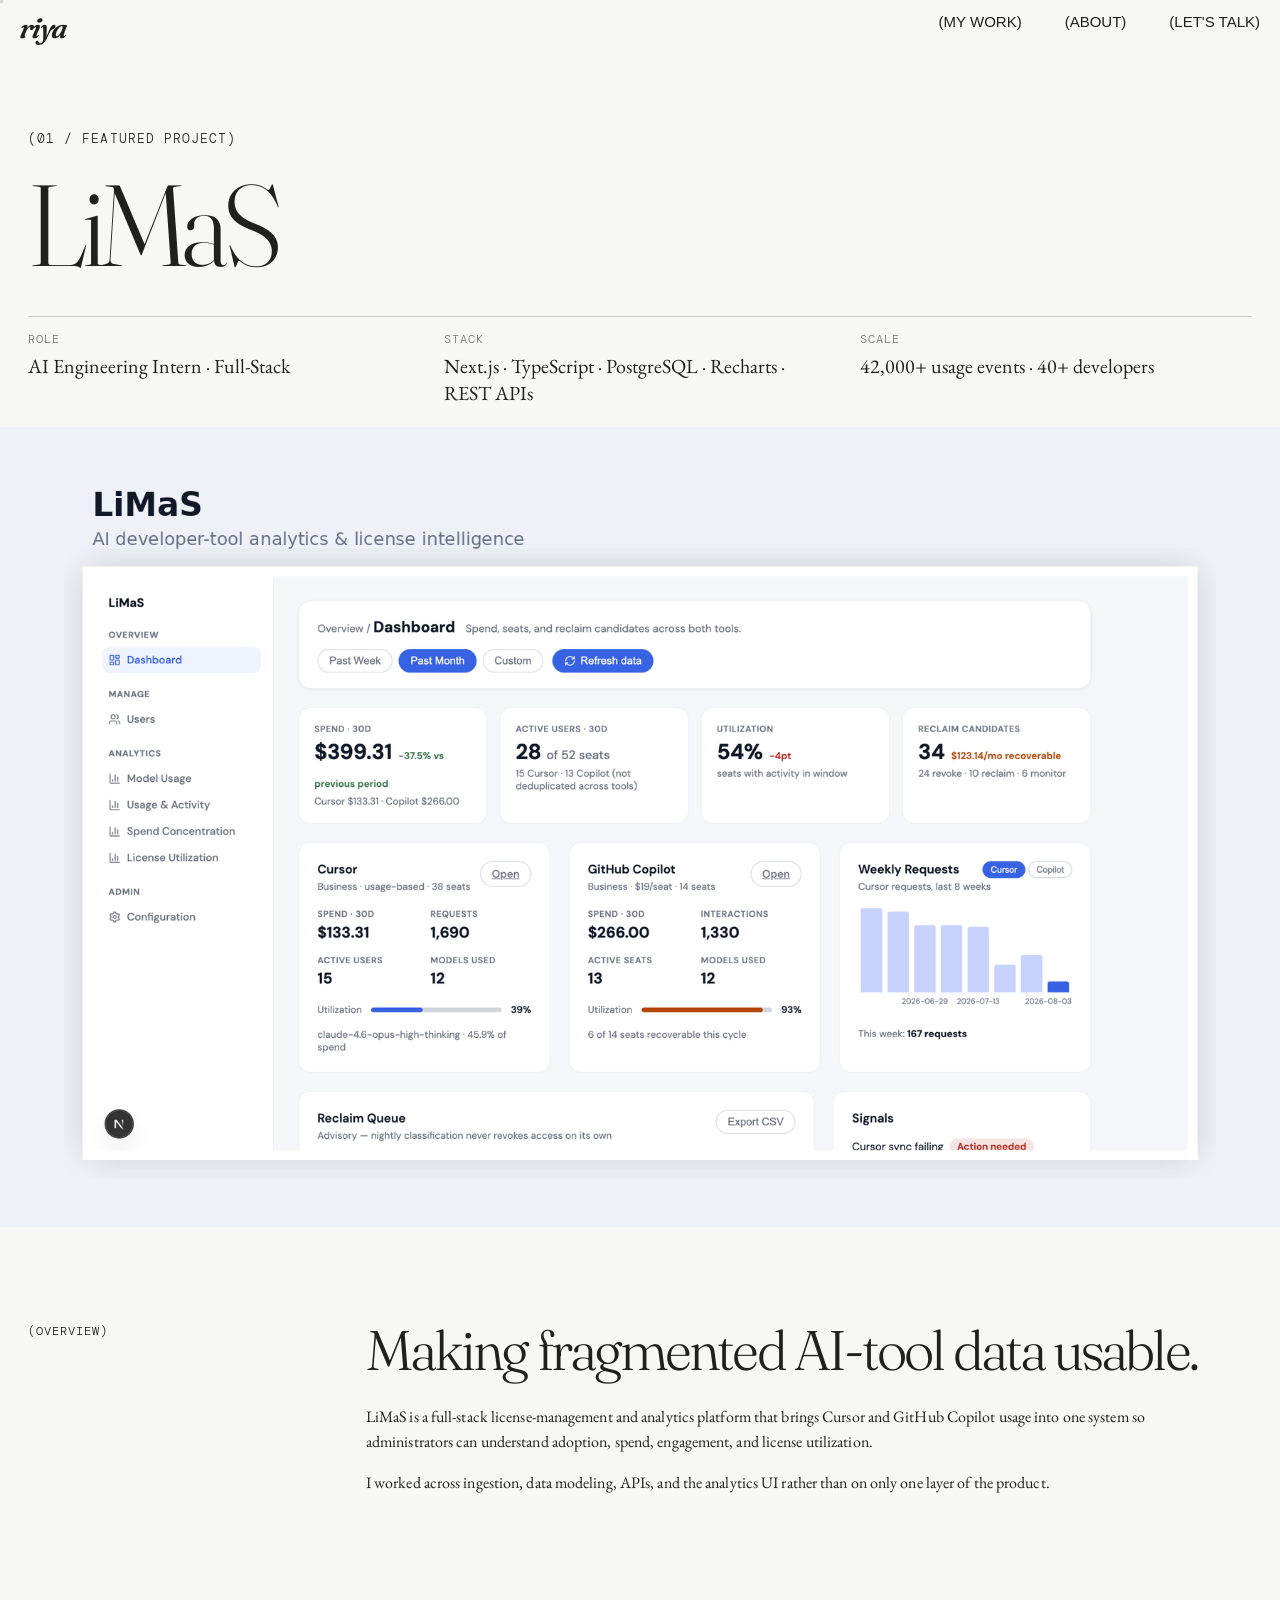
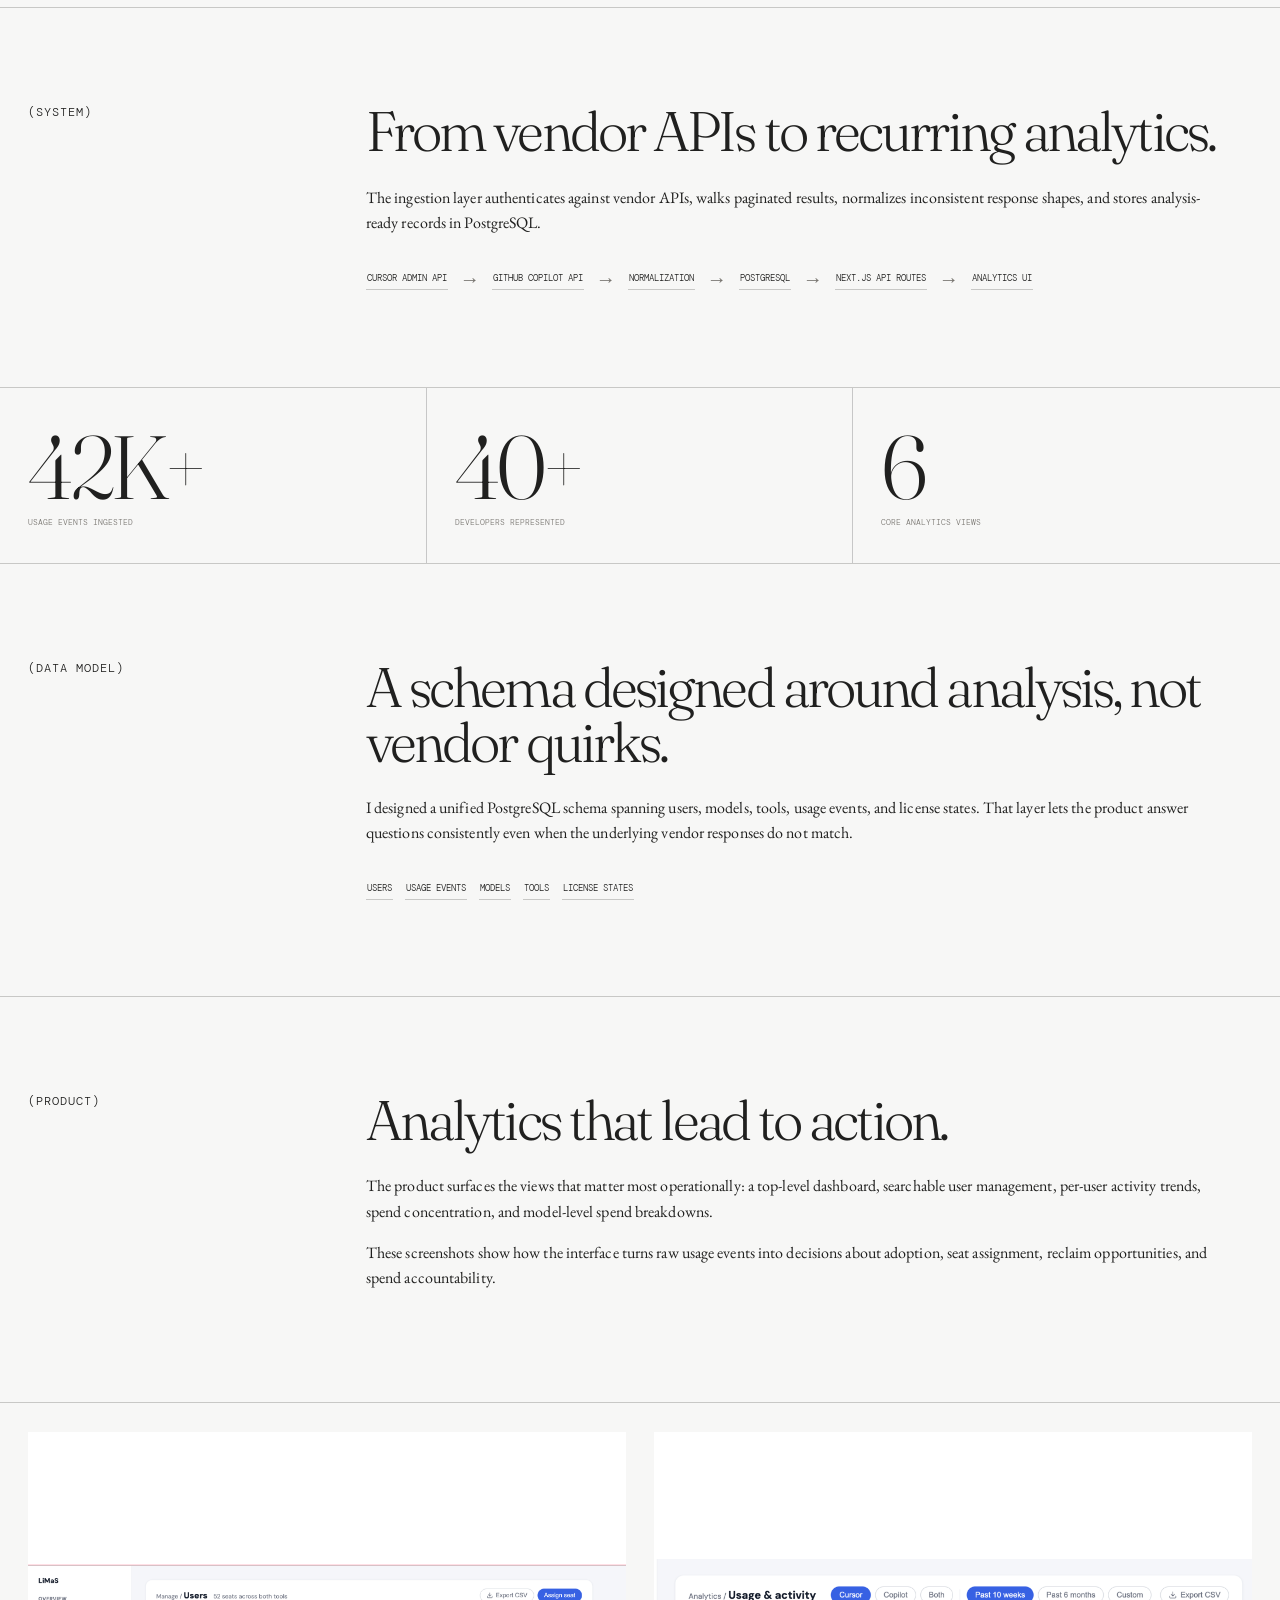
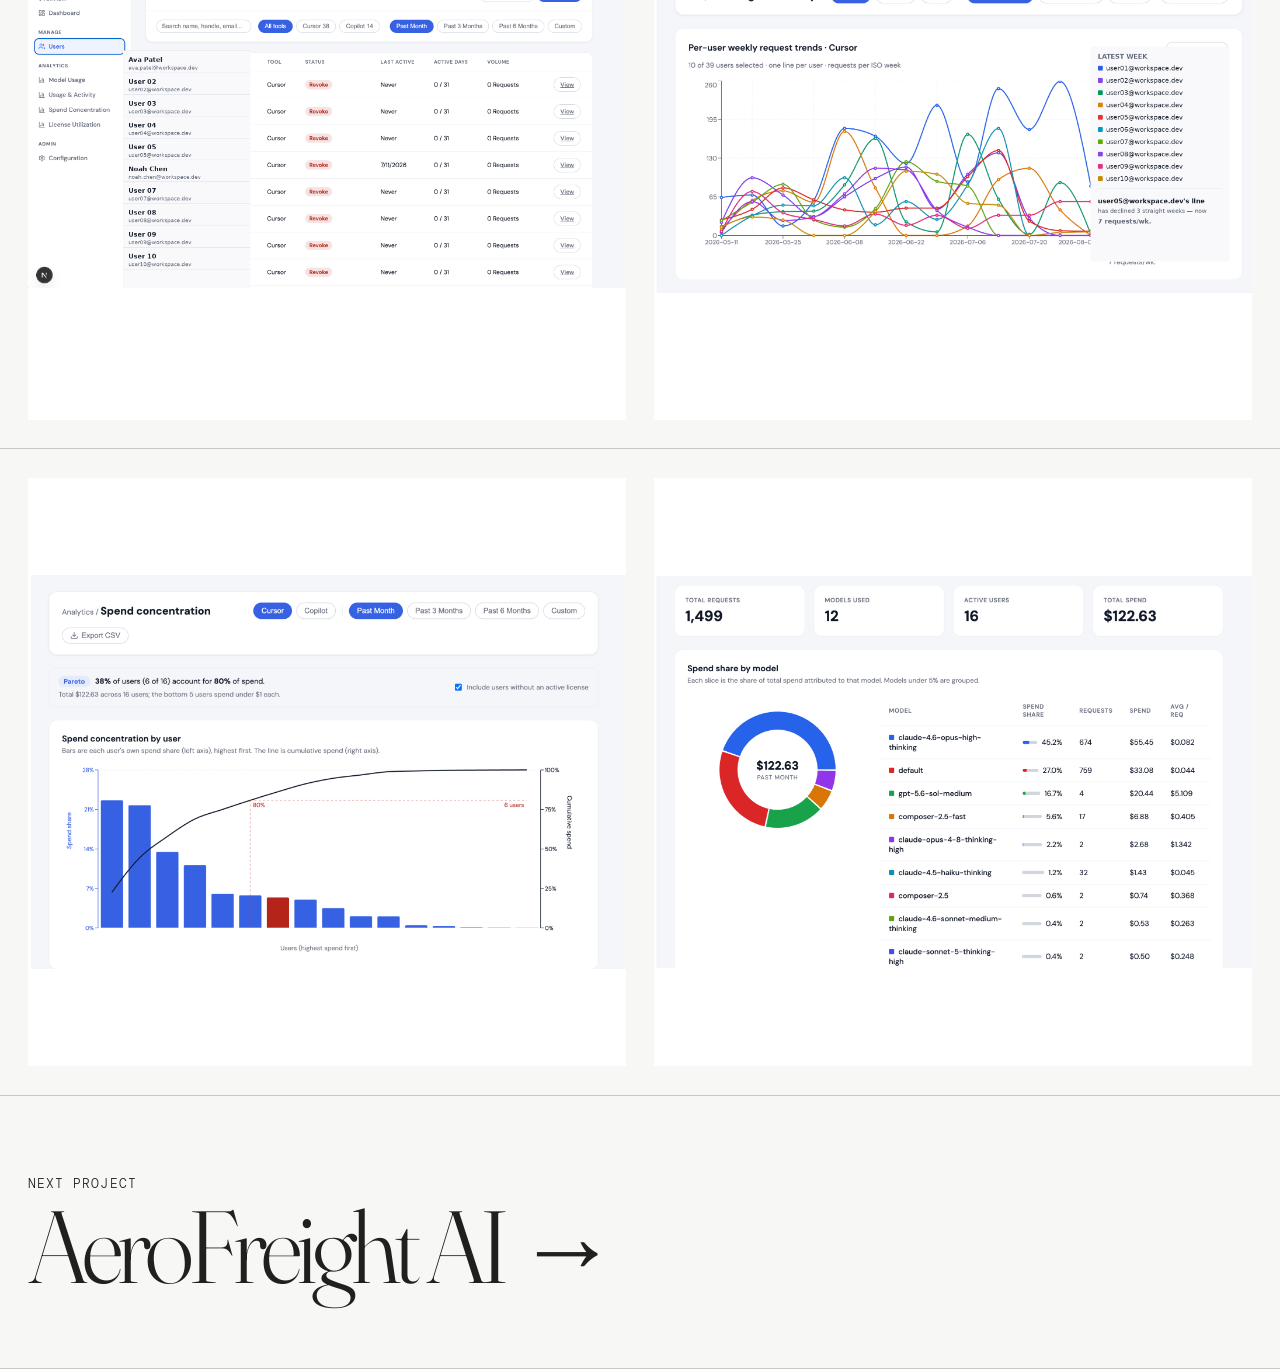
<file: limas.html>
<!doctype html><html lang="en"><head><meta charset="utf-8"><meta name="viewport" content="width=device-width,initial-scale=1"><title>LiMaS — Riya Khasnis</title><link rel="stylesheet" href="styles.css"></head><body><div class="cursor-dot"></div><header class="site-header"><a class="logo" href="index.html">riya</a><nav class="header-nav"><a href="index.html#work">(MY WORK)</a><a href="index.html#about">(ABOUT)</a><a href="index.html#contact">(LET'S TALK)</a></nav></header><main class="case-page">
<section class="case-top"><div class="kicker">(01 / FEATURED PROJECT)</div><h1 class="case-title reveal">LiMaS</h1><div class="case-subline"><div><span>Role</span>AI Engineering Intern · Full-Stack</div><div><span>Stack</span>Next.js · TypeScript · PostgreSQL · Recharts · REST APIs</div><div><span>Scale</span>42,000+ usage events · 40+ developers</div></div></section>
<div class="case-visual"><img src="assets/cover-limas.png" alt="LiMaS dashboard overview"></div>
<section class="case-copy"><div class="label">(OVERVIEW)</div><div><h2>Making fragmented AI-tool data usable.</h2><p>LiMaS is a full-stack license-management and analytics platform that brings Cursor and GitHub Copilot usage into one system so administrators can understand adoption, spend, engagement, and license utilization.</p><p>I worked across ingestion, data modeling, APIs, and the analytics UI rather than on only one layer of the product.</p></div></section>
<section class="case-copy"><div class="label">(SYSTEM)</div><div><h2>From vendor APIs to recurring analytics.</h2><p>The ingestion layer authenticates against vendor APIs, walks paginated results, normalizes inconsistent response shapes, and stores analysis-ready records in PostgreSQL.</p><div class="pipeline"><span class="node">Cursor Admin API</span><span class="pipe-arrow">→</span><span class="node">GitHub Copilot API</span><span class="pipe-arrow">→</span><span class="node">Normalization</span><span class="pipe-arrow">→</span><span class="node">PostgreSQL</span><span class="pipe-arrow">→</span><span class="node">Next.js API Routes</span><span class="pipe-arrow">→</span><span class="node">Analytics UI</span></div></div></section>
<div class="case-stats"><div class="case-stat"><b>42K+</b><span>usage events ingested</span></div><div class="case-stat"><b>40+</b><span>developers represented</span></div><div class="case-stat"><b>6</b><span>core analytics views</span></div></div>
<section class="case-copy"><div class="label">(DATA MODEL)</div><div><h2>A schema designed around analysis, not vendor quirks.</h2><p>I designed a unified PostgreSQL schema spanning users, models, tools, usage events, and license states. That layer lets the product answer questions consistently even when the underlying vendor responses do not match.</p><div class="pipeline"><span class="node">Users</span><span class="node">Usage Events</span><span class="node">Models</span><span class="node">Tools</span><span class="node">License States</span></div></div></section>
<section class="case-copy"><div class="label">(PRODUCT)</div><div><h2>Analytics that lead to action.</h2><p>The product surfaces the views that matter most operationally: a top-level dashboard, searchable user management, per-user activity trends, spend concentration, and model-level spend breakdowns.</p><p>These screenshots show how the interface turns raw usage events into decisions about adoption, seat assignment, reclaim opportunities, and spend accountability.</p></div></section>
<div class="case-gallery"><img src="assets/limas-users-anon.png" alt="LiMaS users management view with anonymized data"><img src="assets/limas-usage-anon.png" alt="LiMaS usage and activity analytics view with anonymized user labels"></div>
<div class="case-gallery"><img src="assets/limas-spend-concentration.png" alt="LiMaS spend concentration chart"><img src="assets/limas-model-share.png" alt="LiMaS model spend share table and chart"></div>
<section class="case-next"><div><div class="kicker">NEXT PROJECT</div><a class="case-next-main" href="aerofreight.html">
    AeroFreight AI →
  </a></section></main><script src="script.js"></script></body></html>
</file>
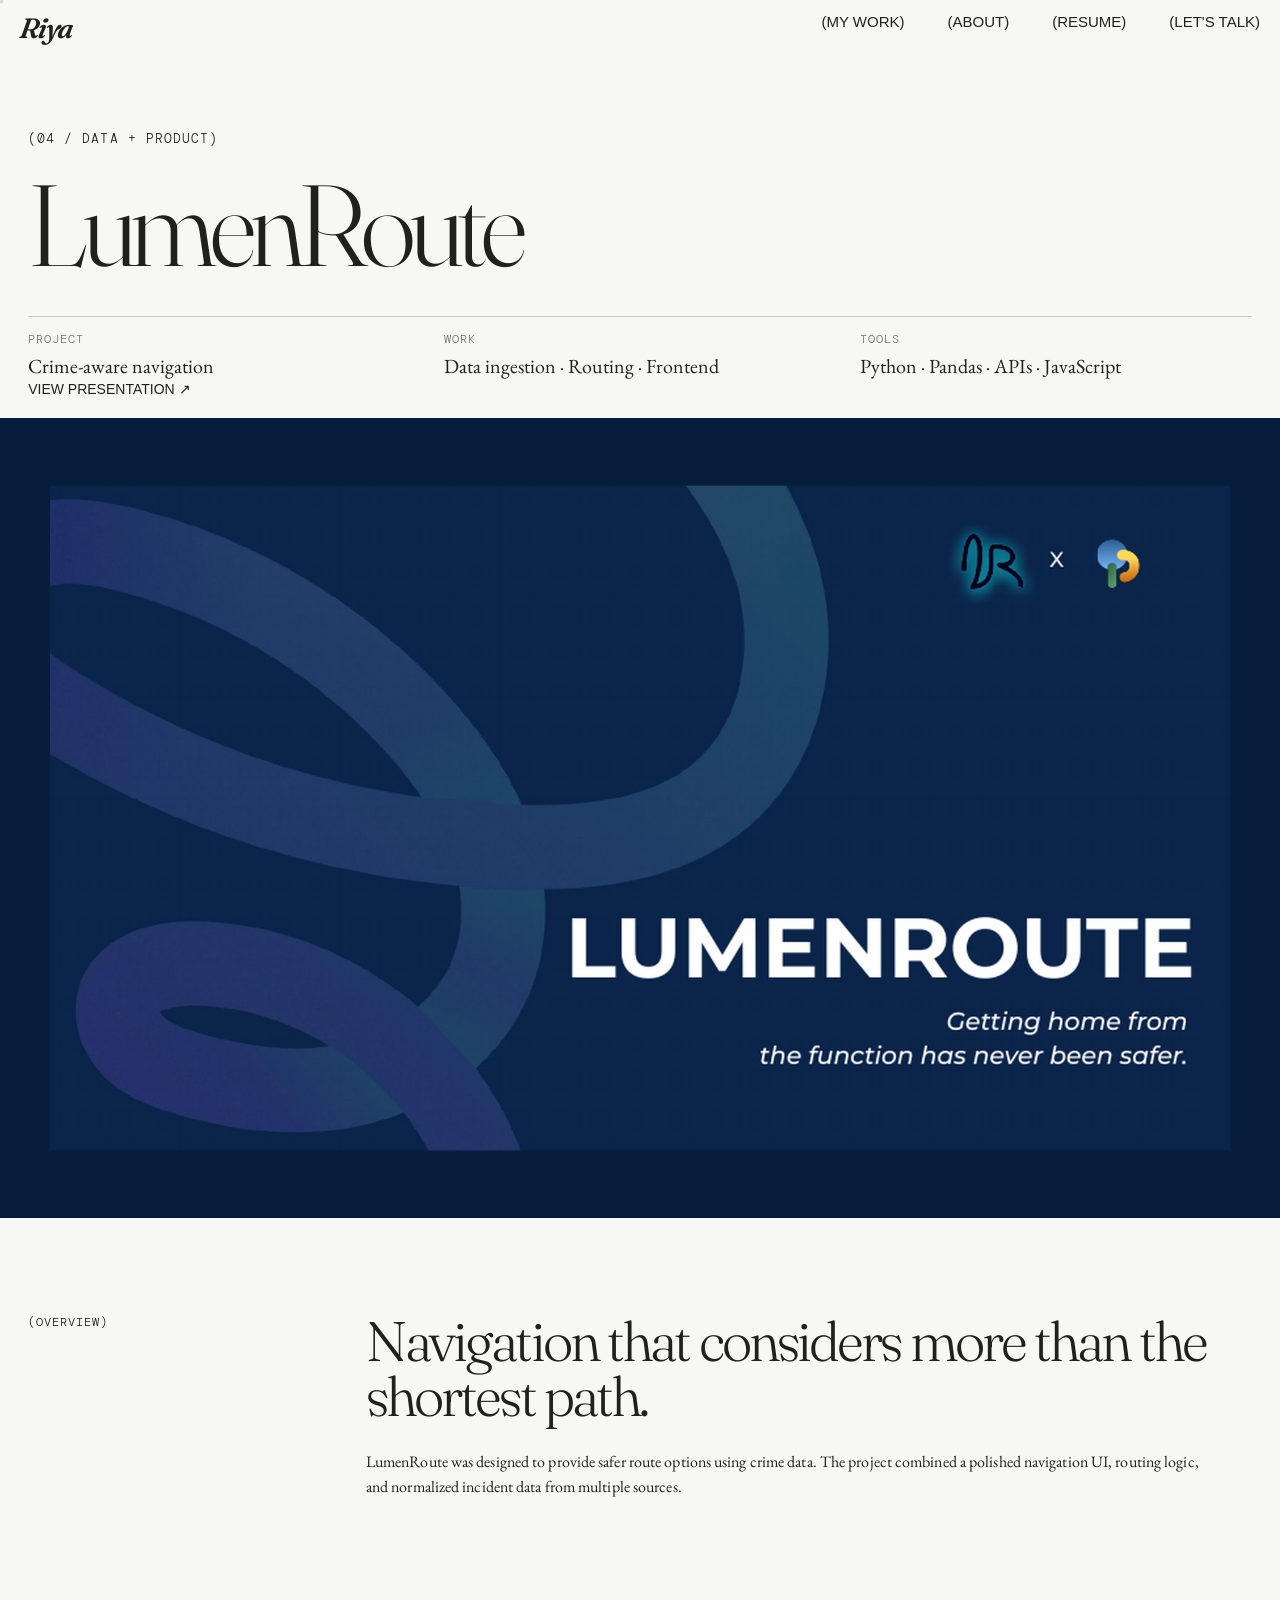
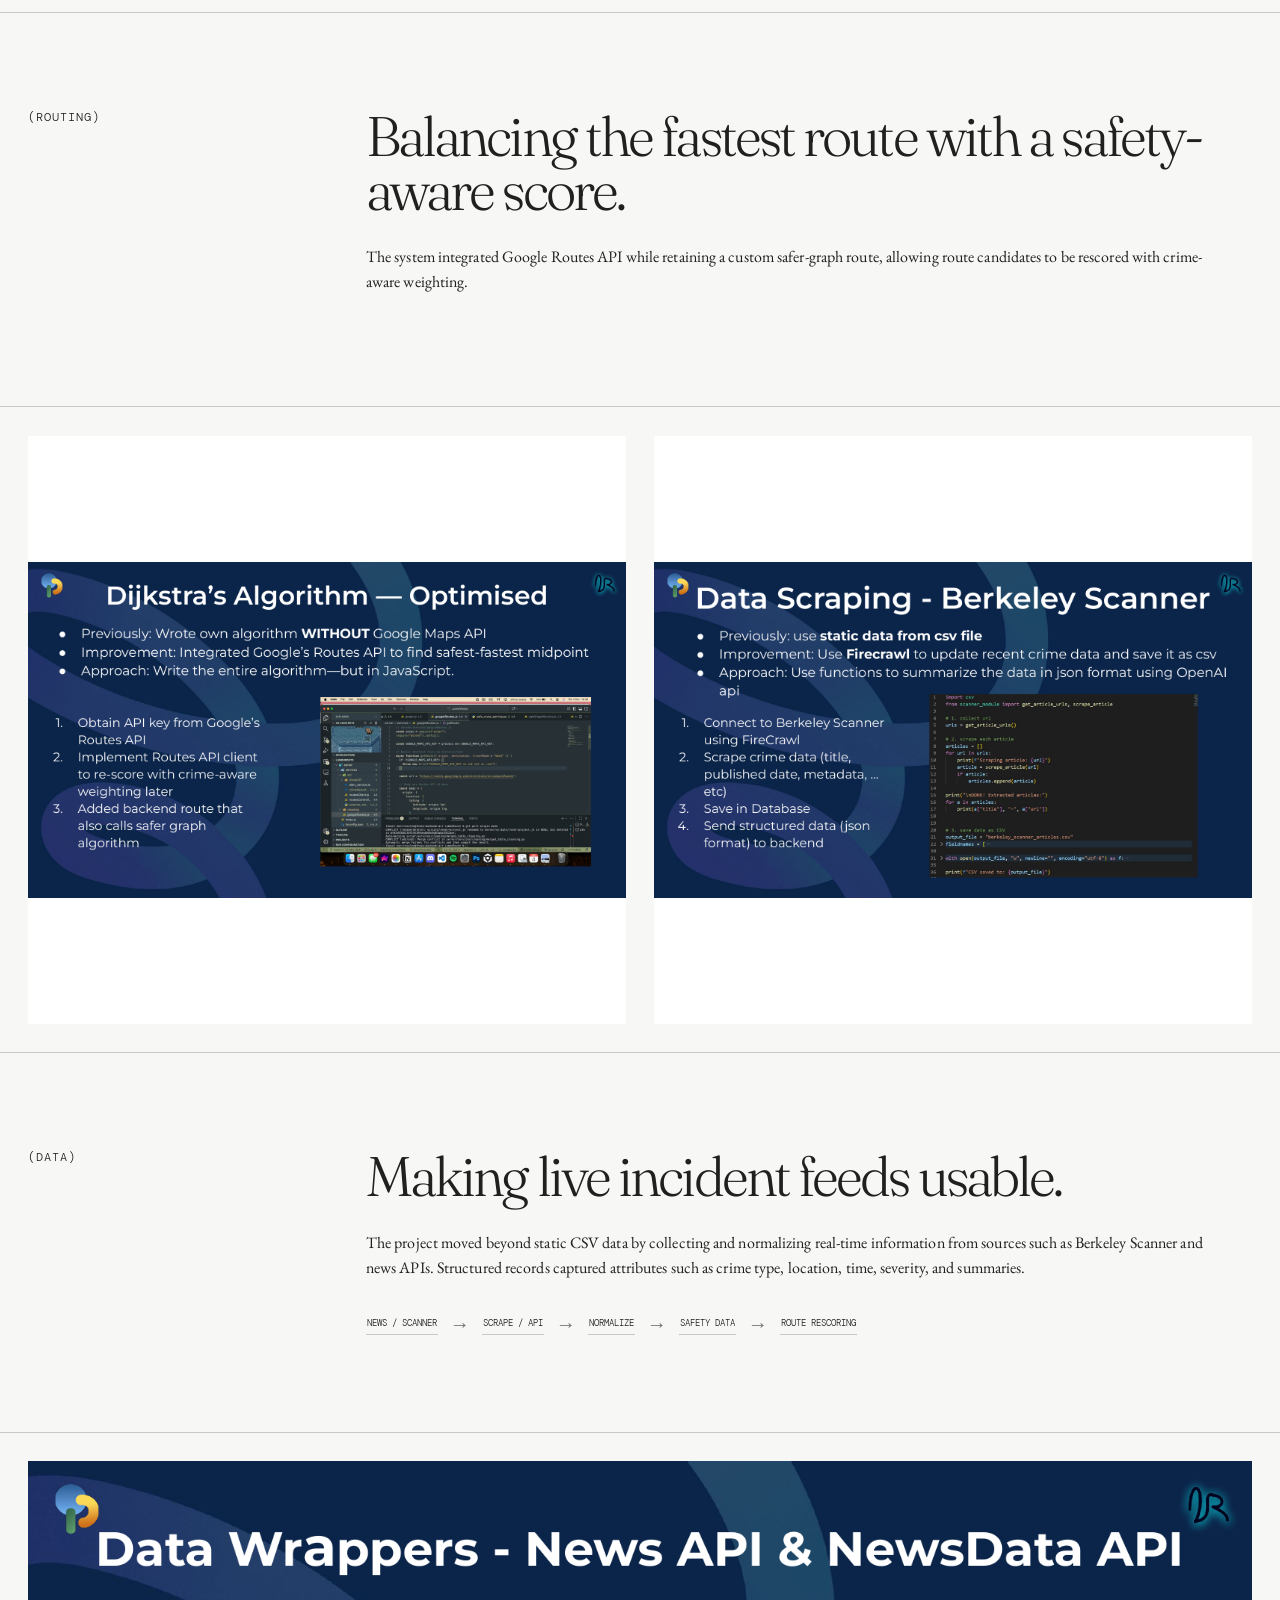
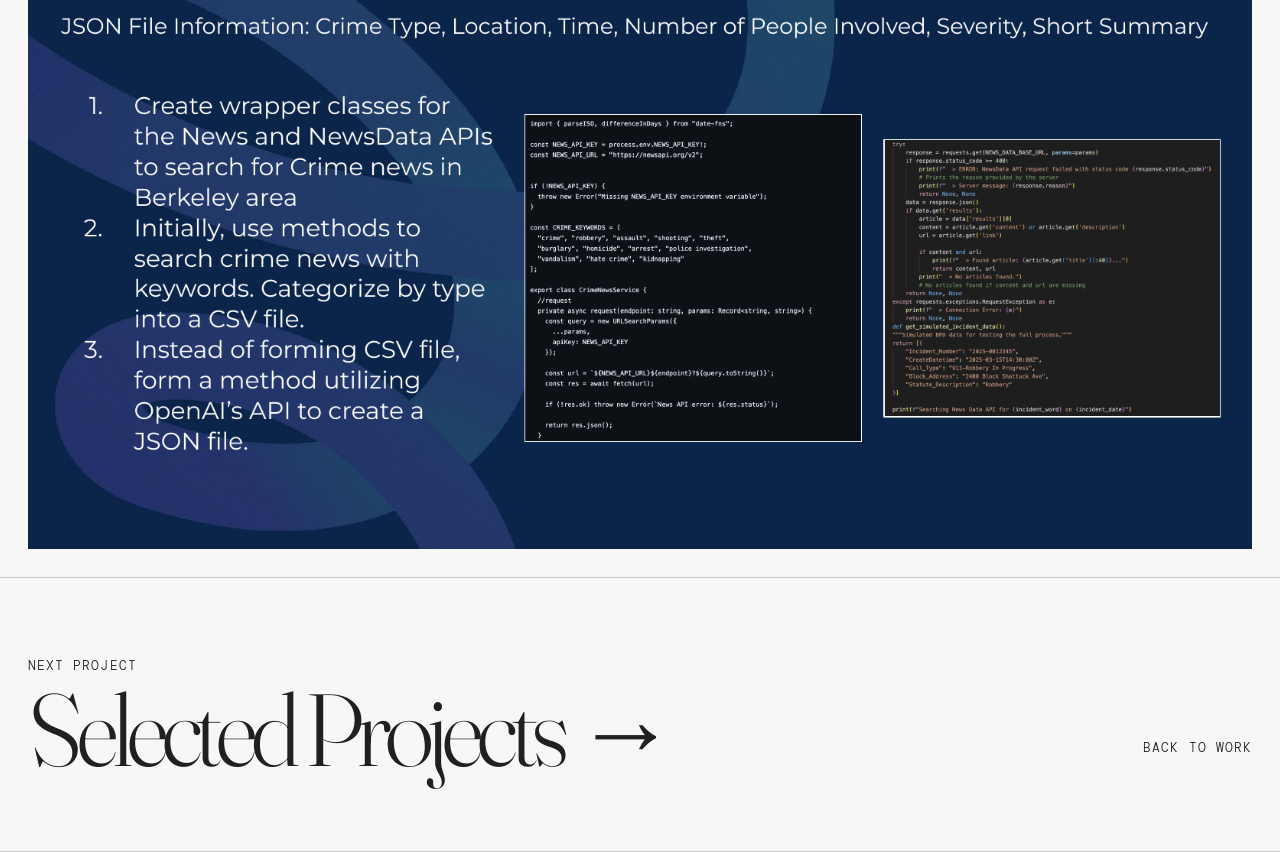
<file: lumenroute.html>
<!doctype html>
<html lang="en">

<head>
  <meta charset="utf-8">
  <meta name="viewport" content="width=device-width, initial-scale=1">

  <title>LumenRoute — Riya Khasnis</title>

  <link rel="stylesheet" href="styles.css">
</head>

<body>

  <div class="cursor-dot"></div>

  <header class="site-header">

    <a class="logo" href="index.html">Riya</a>

    <nav class="header-nav">
      <a href="index.html#work">(MY WORK)</a>
      <a href="index.html#about">(ABOUT)</a>
      <a href="assets/Riya_Khasnis_Resume.pdf" target="_blank">(RESUME)</a>
      <a href="index.html#contact">(LET'S TALK)</a>
    </nav>

  </header>


  <main class="case-page">

    <!-- HERO -->
    <section class="case-top">

      <div class="kicker">
        (04 / DATA + PRODUCT)
      </div>

      <h1 class="case-title reveal">
        LumenRoute
      </h1>

      <div class="case-subline">

        <div>
          <span>Project</span>
          Crime-aware navigation
        </div>

        <div>
          <span>Work</span>
          Data ingestion · Routing · Frontend
        </div>

        <div>
          <span>Tools</span>
          Python · Pandas · APIs · JavaScript
        </div>

      </div>

      <!-- PRESENTATION LINK -->
      <a
        class="presentation-link"
        href="https://docs.google.com/presentation/d/1MnIe_CTeMSapD4e9cekVZYH7Rx4XooNrycvgsviXblc/edit?usp=sharing"
        target="_blank"
        rel="noopener noreferrer"
      >
        VIEW PRESENTATION ↗
      </a>

    </section>


    <!-- COVER -->
    <div class="case-visual">
      <img
        src="assets/cover-lumen.png"
        alt="LumenRoute project"
      >
    </div>


    <!-- OVERVIEW -->
    <section class="case-copy">

      <div class="label">
        (OVERVIEW)
      </div>

      <div>

        <h2>
          Navigation that considers more than the shortest path.
        </h2>

        <p>
          LumenRoute was designed to provide safer route options using
          crime data. The project combined a polished navigation UI,
          routing logic, and normalized incident data from multiple
          sources.
        </p>

      </div>

    </section>


    <!-- ROUTING -->
    <section class="case-copy">

      <div class="label">
        (ROUTING)
      </div>

      <div>

        <h2>
          Balancing the fastest route with a safety-aware score.
        </h2>

        <p>
          The system integrated Google Routes API while retaining a
          custom safer-graph route, allowing route candidates to be
          rescored with crime-aware weighting.
        </p>

      </div>

    </section>


    <!-- ROUTING IMAGES -->
    <div class="case-gallery">

      <img
        src="assets/lumen-5.png"
        alt="LumenRoute routing algorithm"
      >

      <img
        src="assets/lumen-7.png"
        alt="LumenRoute data ingestion"
      >

    </div>


    <!-- DATA -->
    <section class="case-copy">

      <div class="label">
        (DATA)
      </div>

      <div>

        <h2>
          Making live incident feeds usable.
        </h2>

        <p>
          The project moved beyond static CSV data by collecting and
          normalizing real-time information from sources such as
          Berkeley Scanner and news APIs. Structured records captured
          attributes such as crime type, location, time, severity,
          and summaries.
        </p>

        <div class="pipeline">

          <span class="node">
            News / Scanner
          </span>

          <span class="pipe-arrow">
            →
          </span>

          <span class="node">
            Scrape / API
          </span>

          <span class="pipe-arrow">
            →
          </span>

          <span class="node">
            Normalize
          </span>

          <span class="pipe-arrow">
            →
          </span>

          <span class="node">
            Safety Data
          </span>

          <span class="pipe-arrow">
            →
          </span>

          <span class="node">
            Route Rescoring
          </span>

        </div>

      </div>

    </section>


    <!-- DATA IMAGE -->
    <div class="case-gallery single">

      <img
        src="assets/lumen-8.png"
        alt="LumenRoute data wrappers"
      >

    </div>


    <!-- NEXT PROJECT -->
    <section class="case-next">

      <div>

        <div class="kicker">
          NEXT PROJECT
        </div>

        <a class="case-next-main" href="index.html#work">
            Selected Projects →
          </a>

      </div>

      <a
        class="kicker"
        href="index.html#work"
      >
        BACK TO WORK
      </a>

    </section>

  </main>


  <script src="script.js"></script>

</body>

</html>
</file>
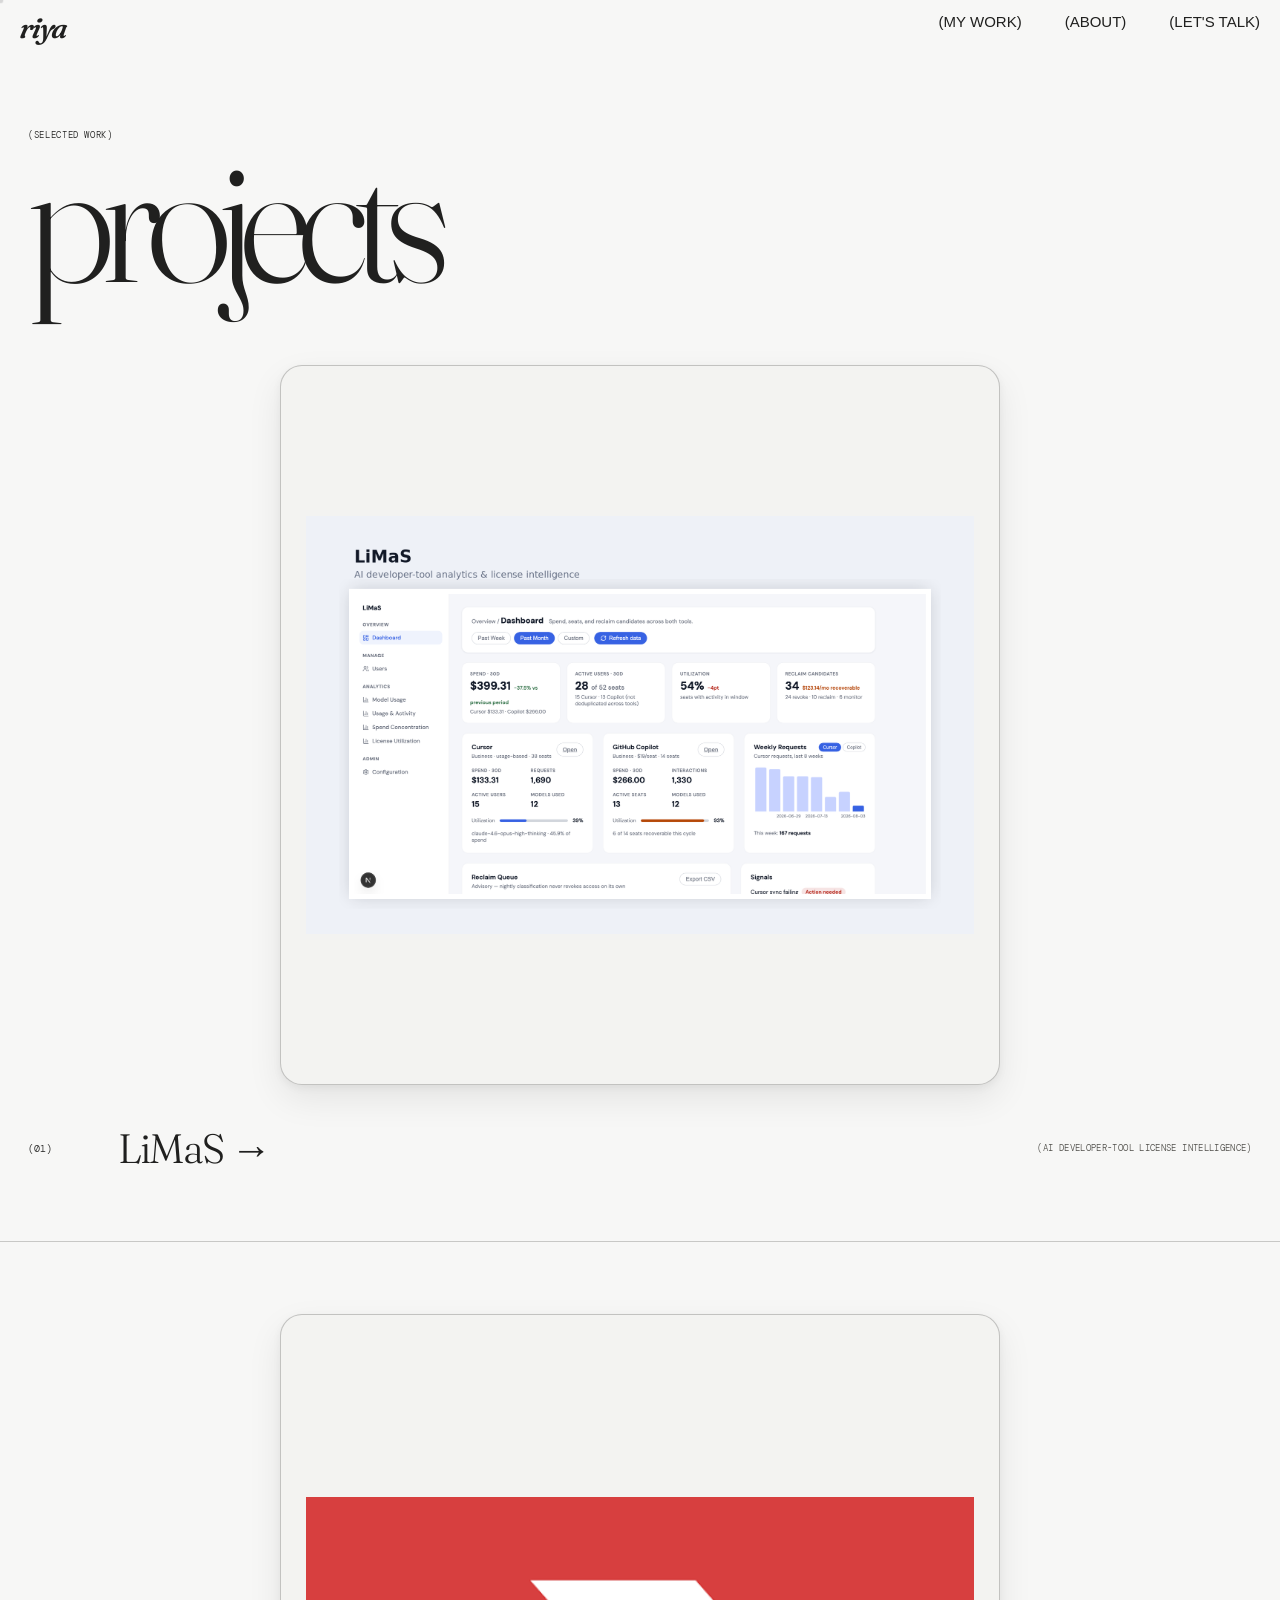
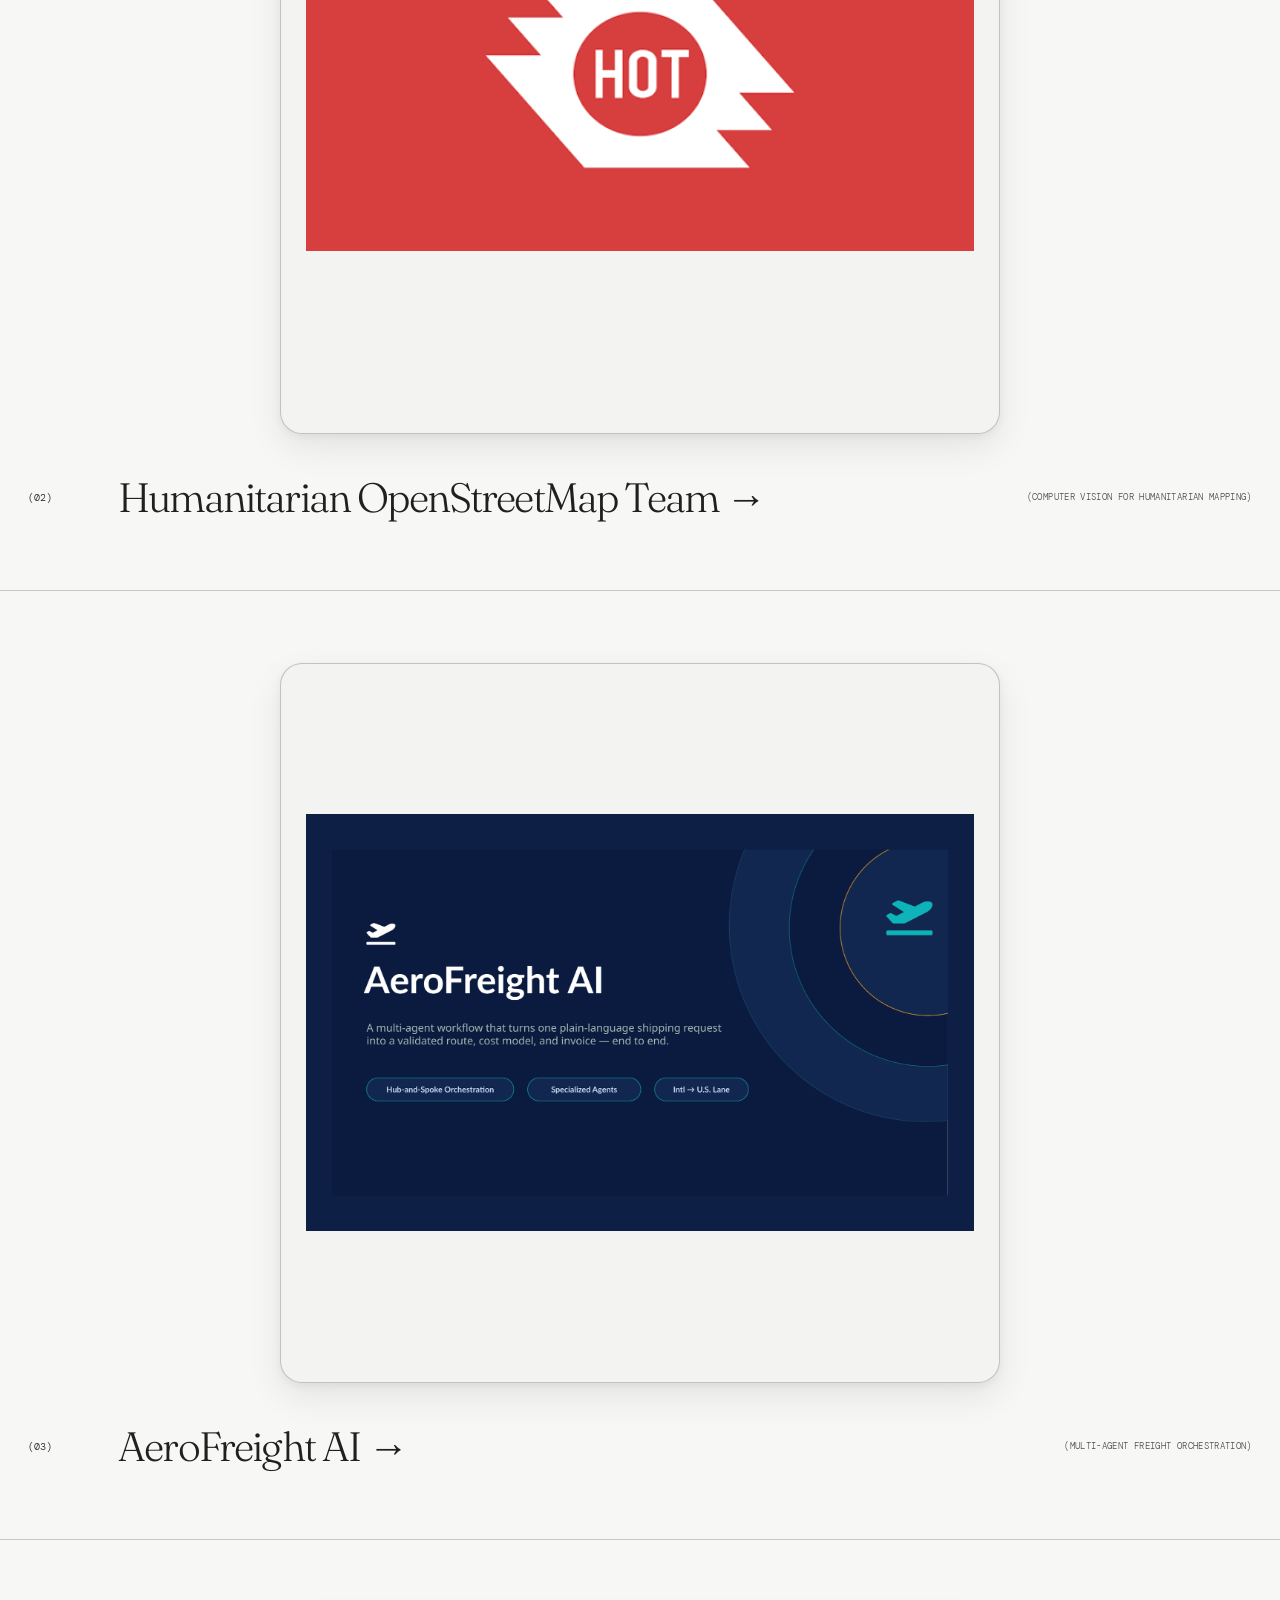
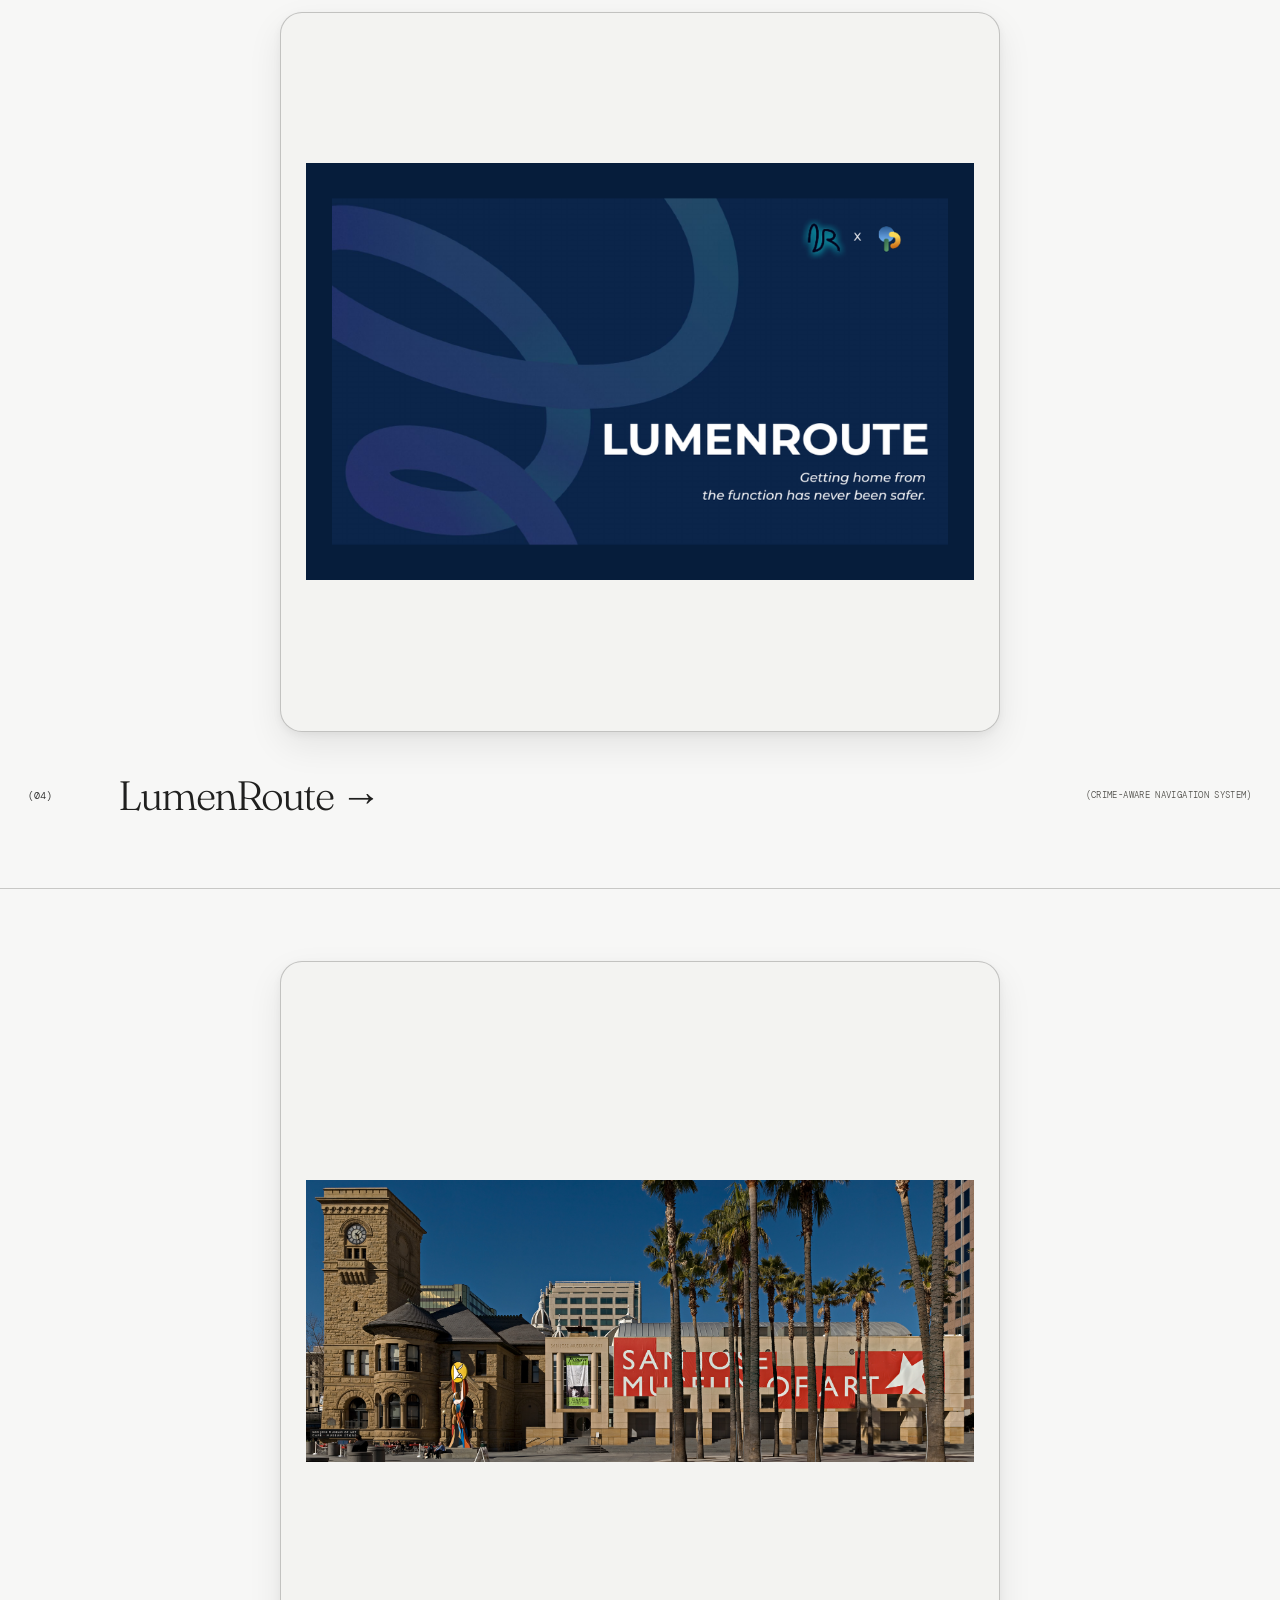
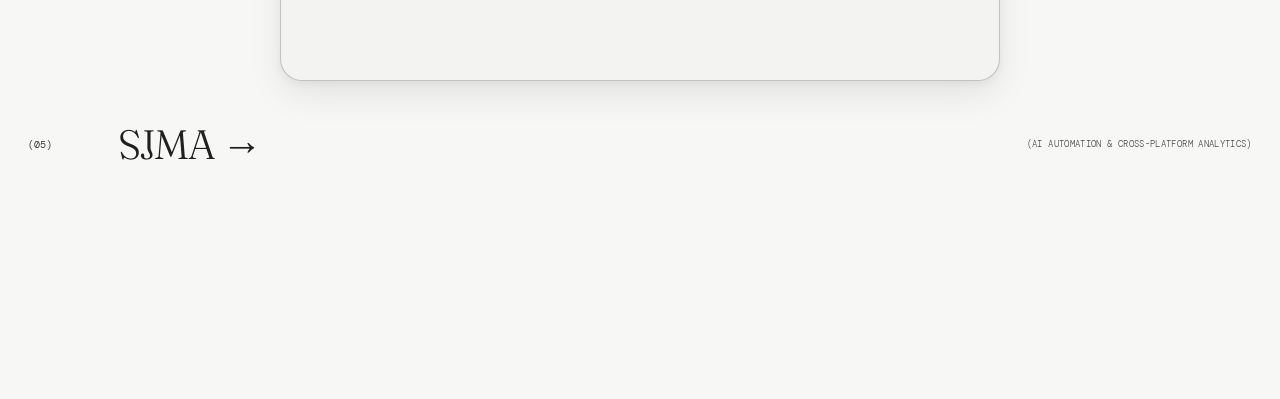
<file: projects.html>
<!doctype html><html lang="en"><head><meta charset="utf-8"><meta name="viewport" content="width=device-width,initial-scale=1"><title>Projects — Riya Khasnis</title><link rel="stylesheet" href="styles.css"></head><body><div class="cursor-dot"></div><header class="site-header"><a class="logo" href="index.html">riya</a><nav class="header-nav"><a href="index.html#work">(MY WORK)</a><a href="index.html#about">(ABOUT)</a><a href="index.html#contact">(LET'S TALK)</a></nav></header><main class="projects-page"><div class="kicker">(SELECTED WORK)</div><h1 class="reveal">projects</h1><div class="project-list">
    <a class="project-entry" href="limas.html">
      <div class="project-frame"><img src="assets/cover-limas.png" alt="LiMaS product dashboard"><div class="case-hover">View Case Study</div></div>
      <div class="project-info-row"><div class="p-num">(01)</div><div class="p-name">LiMaS<span class="p-arrow">→</span></div><div class="p-type">(AI DEVELOPER-TOOL LICENSE INTELLIGENCE)</div></div>
    </a>
    <a class="project-entry" href="hot.html">
      <div class="project-frame"><img src="assets/cover-hot.png" alt="Humanitarian OpenStreetMap Team project cover"><div class="case-hover">View Case Study</div></div>
      <div class="project-info-row"><div class="p-num">(02)</div><div class="p-name">Humanitarian OpenStreetMap Team<span class="p-arrow">→</span></div><div class="p-type">(COMPUTER VISION FOR HUMANITARIAN MAPPING)</div></div>
    </a>
    <a class="project-entry" href="aerofreight.html">
      <div class="project-frame"><img src="assets/cover-aero.png" alt="AeroFreight AI cover"><div class="case-hover">View Case Study</div></div>
      <div class="project-info-row"><div class="p-num">(03)</div><div class="p-name">AeroFreight AI<span class="p-arrow">→</span></div><div class="p-type">(MULTI-AGENT FREIGHT ORCHESTRATION)</div></div>
    </a>
    <a class="project-entry" href="lumenroute.html">
      <div class="project-frame"><img src="assets/cover-lumen.png" alt="LumenRoute cover"><div class="case-hover">View Case Study</div></div>
      <div class="project-info-row"><div class="p-num">(04)</div><div class="p-name">LumenRoute<span class="p-arrow">→</span></div><div class="p-type">(CRIME-AWARE NAVIGATION SYSTEM)</div></div>
    </a>
    <a class="project-entry" href="sjma.html">
      <div class="project-frame"><img src="assets/cover-sjma.png" alt="San Jose Museum of Art project cover"><div class="case-hover">View Case Study</div></div>
      <div class="project-info-row"><div class="p-num">(05)</div><div class="p-name">SJMA<span class="p-arrow">→</span></div><div class="p-type">(AI AUTOMATION & CROSS-PLATFORM ANALYTICS)</div></div>
    </a>
</div></main><script src="script.js"></script></body></html>
</file>
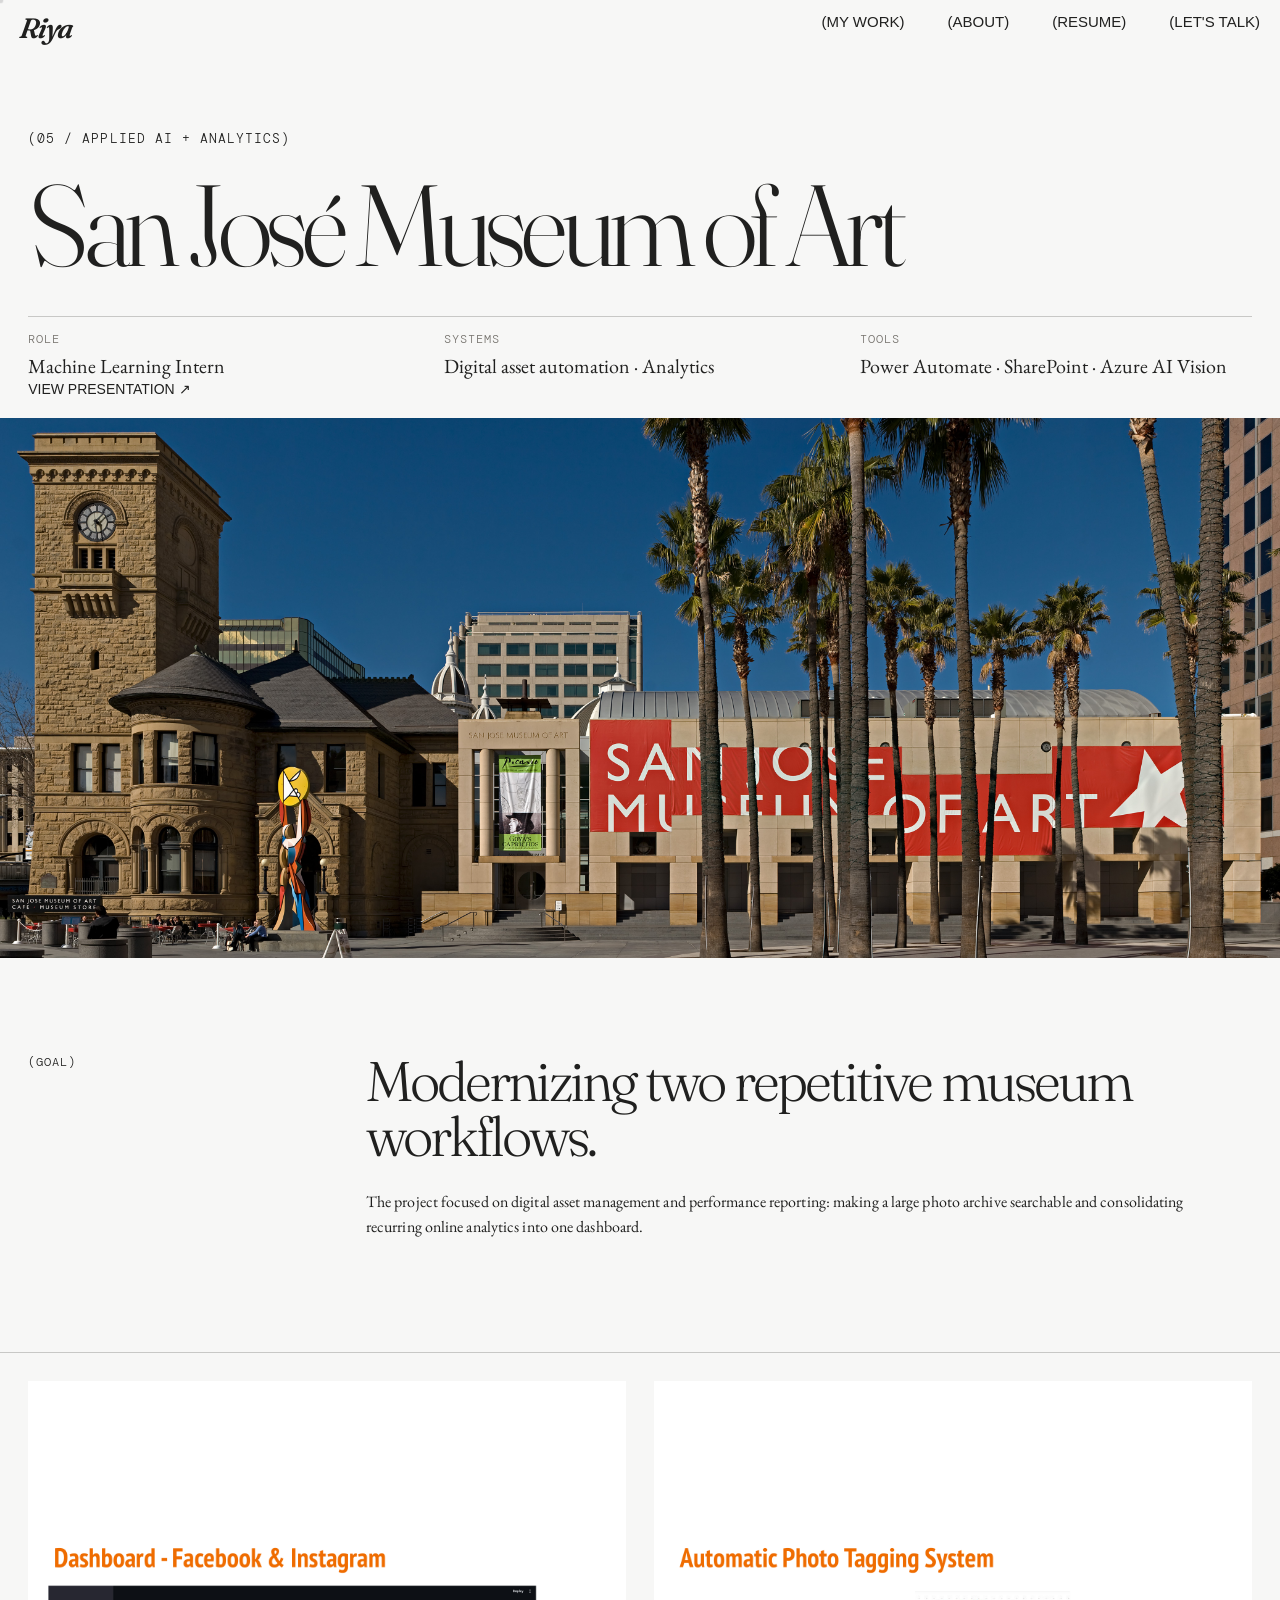
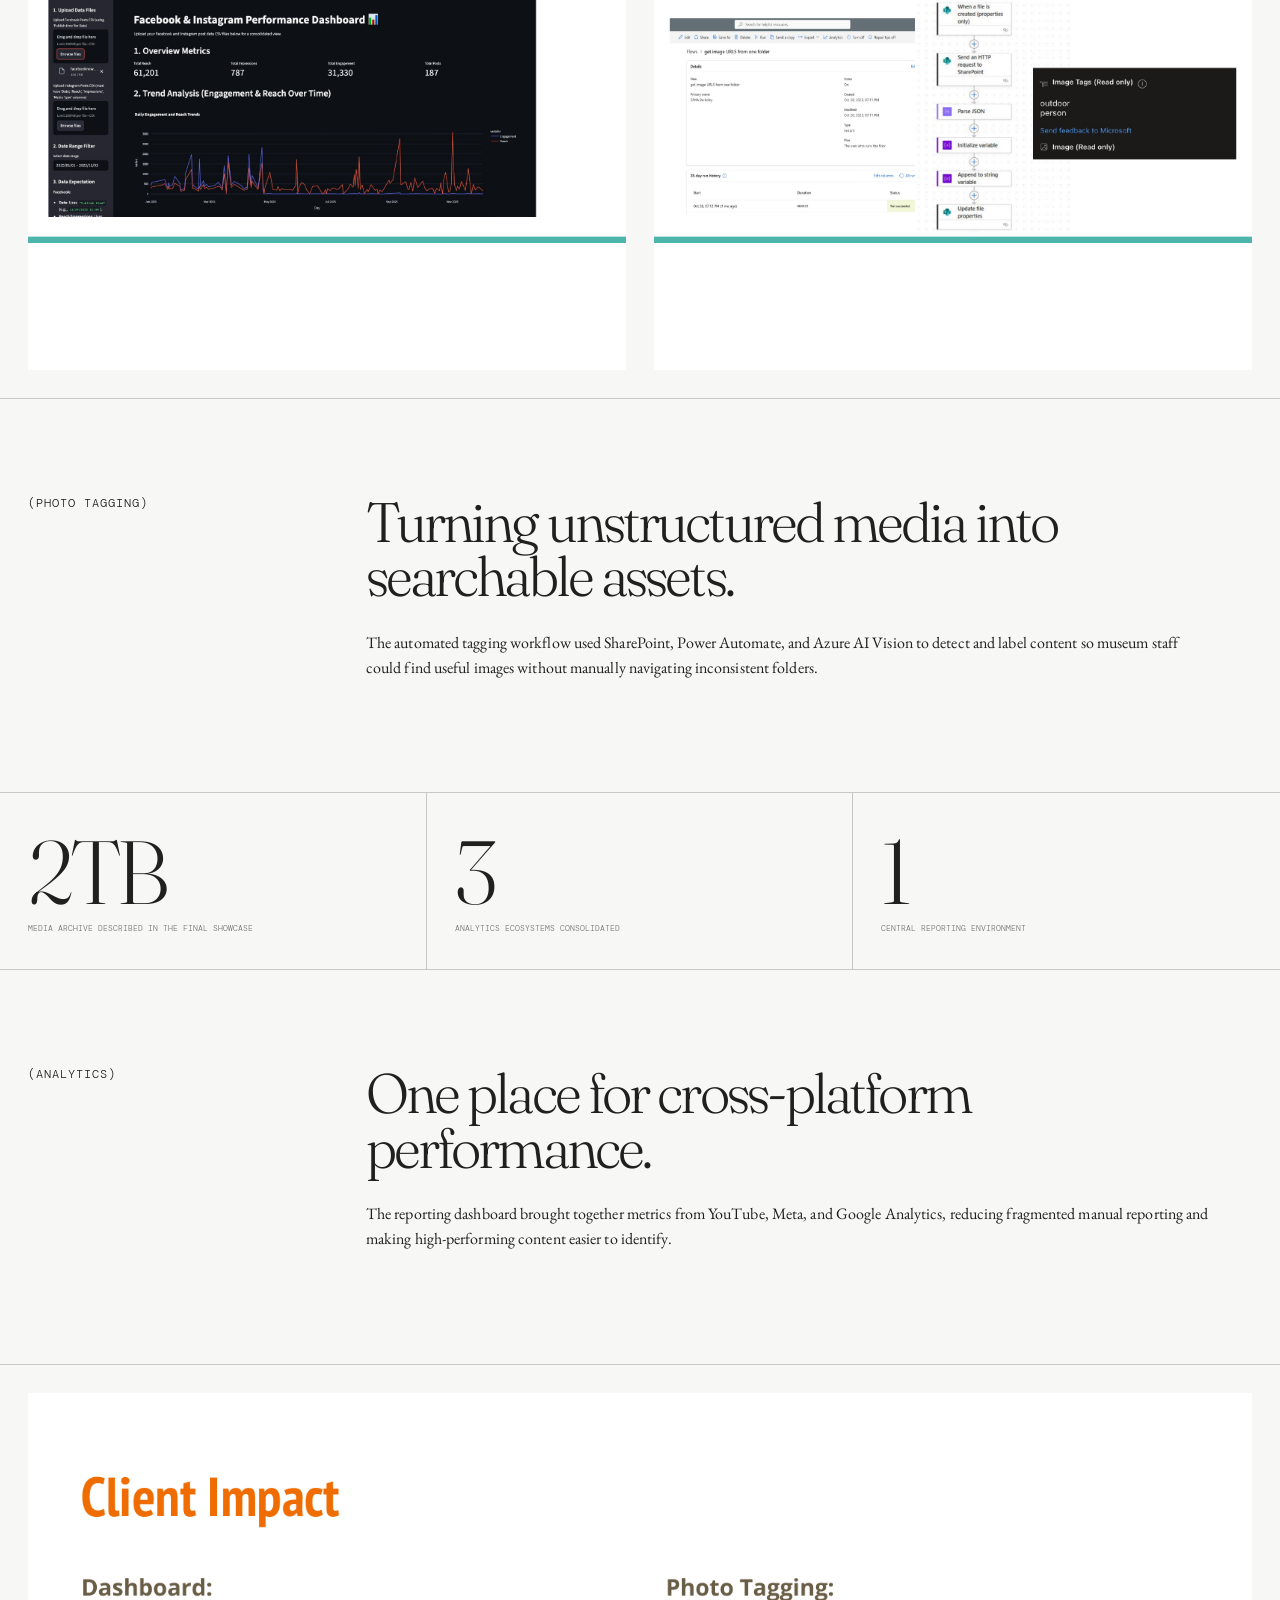
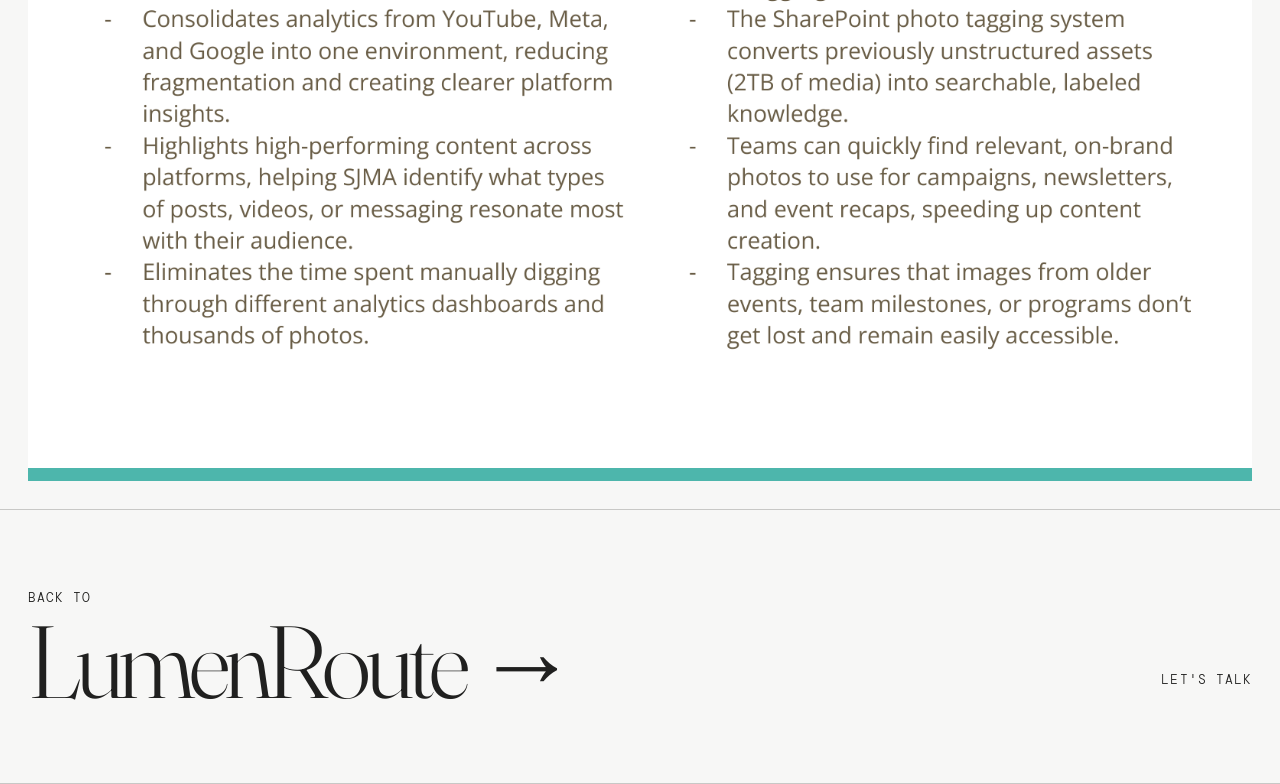
<file: sjma.html>
<!doctype html>
<html lang="en">

<head>
  <meta charset="utf-8">
  <meta name="viewport" content="width=device-width, initial-scale=1">

  <title>San José Museum of Art — Riya Khasnis</title>

  <link rel="stylesheet" href="styles.css">
</head>

<body>

  <div class="cursor-dot"></div>

  <header class="site-header">

    <a class="logo" href="index.html">Riya</a>

    <nav class="header-nav">
      <a href="index.html#work">(MY WORK)</a>
      <a href="index.html#about">(ABOUT)</a>
      <a href="assets/Riya_Khasnis_Resume.pdf" target="_blank">(RESUME)</a>
      <a href="index.html#contact">(LET'S TALK)</a>
    </nav>

  </header>


  <main class="case-page">

    <!-- HERO -->
    <section class="case-top">

      <div class="kicker">
        (05 / APPLIED AI + ANALYTICS)
      </div>

      <h1 class="case-title reveal">
        San José Museum of Art
      </h1>

      <div class="case-subline">

        <div>
          <span>Role</span>
          Machine Learning Intern
        </div>

        <div>
          <span>Systems</span>
          Digital asset automation · Analytics
        </div>

        <div>
          <span>Tools</span>
          Power Automate · SharePoint · Azure AI Vision
        </div>

      </div>

      <!-- PRESENTATION LINK -->
      <a
        class="presentation-link"
        href="https://docs.google.com/presentation/d/1kNBoaT1GMwBWqm8aCIKRObSA01XDtFoeGUQJK1TA7pk/edit?usp=sharing"
        target="_blank"
        rel="noopener noreferrer"
      >
        VIEW PRESENTATION ↗
      </a>

    </section>


    <!-- COVER -->
    <div class="case-visual">
      <img
        src="assets/cover-sjma.png"
        alt="San José Museum of Art project"
      >
    </div>


    <!-- GOAL -->
    <section class="case-copy">

      <div class="label">
        (GOAL)
      </div>

      <div>

        <h2>
          Modernizing two repetitive museum workflows.
        </h2>

        <p>
          The project focused on digital asset management and performance
          reporting: making a large photo archive searchable and consolidating
          recurring online analytics into one dashboard.
        </p>

      </div>

    </section>


    <!-- PROJECT IMAGES -->
    <div class="case-gallery">

      <img
        src="assets/sjma-5.png"
        alt="Facebook and Instagram analytics"
      >

      <img
        src="assets/sjma-6.png"
        alt="Automatic photo tagging system"
      >

    </div>


    <!-- PHOTO TAGGING -->
    <section class="case-copy">

      <div class="label">
        (PHOTO TAGGING)
      </div>

      <div>

        <h2>
          Turning unstructured media into searchable assets.
        </h2>

        <p>
          The automated tagging workflow used SharePoint, Power Automate,
          and Azure AI Vision to detect and label content so museum staff
          could find useful images without manually navigating inconsistent
          folders.
        </p>

      </div>

    </section>


    <!-- STATS -->
    <div class="case-stats">

      <div class="case-stat">
        <b>2TB</b>
        <span>
          media archive described in the final showcase
        </span>
      </div>

      <div class="case-stat">
        <b>3</b>
        <span>
          analytics ecosystems consolidated
        </span>
      </div>

      <div class="case-stat">
        <b>1</b>
        <span>
          central reporting environment
        </span>
      </div>

    </div>


    <!-- ANALYTICS -->
    <section class="case-copy">

      <div class="label">
        (ANALYTICS)
      </div>

      <div>

        <h2>
          One place for cross-platform performance.
        </h2>

        <p>
          The reporting dashboard brought together metrics from YouTube,
          Meta, and Google Analytics, reducing fragmented manual reporting
          and making high-performing content easier to identify.
        </p>

      </div>

    </section>


    <!-- CLIENT IMPACT -->
    <div class="case-gallery single">

      <img
        src="assets/sjma-8.png"
        alt="San José Museum of Art client impact"
      >

    </div>


    <!-- BACK -->
    <section class="case-next">

      <div>

        <div class="kicker">
          BACK TO
        </div>

        <a class="case-next-main" href="lumenroute.html">
            LumenRoute →
          </a>

      </div>

      <a
        class="kicker"
        href="index.html#contact"
      >
        LET'S TALK
      </a>

    </section>

  </main>


  <script src="script.js"></script>

</body>

</html>
</file>
<file: styles.css>
@import url('https://fonts.googleapis.com/css2?family=DM+Mono:wght@300;400&family=EB+Garamond:wght@400;500&family=Fraunces:opsz,wght@9..144,200;9..144,300;9..144,400;9..144,500;9..144,600&display=swap');

:root{
  --paper:#f7f7f6;
  --ink:#20201f;
  --muted:#77746f;
  --line:rgba(32,32,31,.22);
  --softline:rgba(32,32,31,.12);
  --orange:#eb3418;
  --orange2:#e72f4b;
  --sans:Helvetica,sans-serif;
  --serif:'Fraunces', Georgia, serif;
  --bodyserif:'EB Garamond', Georgia, serif;
  --mono:'DM Mono', monospace;
  --pad:clamp(18px,2.2vw,34px);
}
*{box-sizing:border-box}
html{scroll-behavior:smooth;background:var(--paper)}
body{margin:0;background:var(--paper);color:var(--ink);font-family:var(--sans);overflow-x:hidden}
a{color:inherit;text-decoration:none}
img{display:block;max-width:100%}
button,input,textarea{font:inherit}
::selection{background:#20201f;color:#fff}

/* --- faithful Kyne-like global chrome --- */
.site-header{position:fixed;z-index:100;top:0;left:0;right:0;height:62px;padding:14px 20px 0;display:flex;align-items:flex-start;justify-content:space-between;pointer-events:none}
.site-header>*{pointer-events:auto}
.logo{font-family:var(--serif);font-size:28px;line-height:1;font-weight:600;font-style:italic;letter-spacing:-.06em;transform:skew(-5deg)}
.header-nav{display:flex;gap:43px;font-size:15px;line-height:1.1;text-transform:uppercase}
.header-nav a{position:relative;padding-bottom:5px}
.header-nav a:after{content:"";position:absolute;left:0;bottom:0;height:1px;width:100%;background:var(--ink);transform:scaleX(0);transform-origin:right;transition:transform .28s ease}
.header-nav a:hover:after{transform:scaleX(1);transform-origin:left}

.cursor-dot{position:fixed;z-index:999;width:7px;height:7px;background:var(--ink);border-radius:50%;pointer-events:none;transform:translate(-50%,-50%);transition:width .18s,height .18s,background .18s;mix-blend-mode:difference}
.cursor-dot.big{width:64px;height:64px;background:#fff}

/* --- hero: rebuilt to closely match the gallery thumbnail --- */
.kyne-hero{position:relative;min-height:100svh;display:flex;align-items:center;justify-content:center;padding:100px 18px 56px;overflow:hidden;border-bottom:1px solid var(--softline)}
.hero-glow {
  position: absolute;
  z-index: 0;
  left: 50%;
  bottom: -35vw;
  transform: translateX(-50%);
  width: min(86vw, 1200px);
  height: min(72vw, 980px);
  border-radius: 50%;
  background: radial-gradient(
    circle at 50% 38%,
    rgba(255, 105, 180, 0.95) 0%,
    rgba(255, 140, 200, 0.85) 27%,
    rgba(255, 182, 218, 0.55) 48%,
    rgba(255, 220, 235, 0.22) 64%,
    rgba(247, 247, 246, 0) 75%
  );
  filter: blur(12px);
}
.hero-lockup{position:relative;z-index:2;width:min(1030px,83vw);margin-top:2vh;font-family:var(--serif);font-weight:300;letter-spacing:-.072em;line-height:.77}
.hero-line{position:relative;white-space:nowrap}
.hero-line.one{font-size:clamp(65px,10.3vw,155px);padding-left:0}
.hero-line.two{font-size:clamp(78px,12.5vw,186px);text-align:center;padding-right:3vw}
.hero-line.three{font-size:clamp(72px,11.6vw,174px);text-align:center}
.hero-lockup em{font-style:italic;font-weight:500}
.hero-mosaic{position:absolute;right:-1.3vw;top:-3.5vw;width:clamp(92px,11vw,156px);aspect-ratio:1.15/1;display:grid;grid-template-columns:1fr 1fr;grid-template-rows:1fr 1fr;gap:3px}
.hero-mosaic .tile{overflow:hidden;border-radius:18px;background:#ccc}
.hero-mosaic .tile:nth-child(1){grid-column:1/3;width:66%;justify-self:start}
.hero-mosaic .tile:nth-child(2){grid-column:1;grid-row:2}
.hero-mosaic .tile:nth-child(3){grid-column:2;grid-row:2}
.hero-mosaic img{width:100%;height:100%;object-fit:cover}
.scroll-cue{position:absolute;z-index:4;bottom:22px;left:50%;transform:translateX(-50%);font-size:9px;text-transform:uppercase;white-space:nowrap}
.spark{position:absolute;z-index:3;width:12px;height:12px}
.spark:before,.spark:after{content:"";position:absolute;left:50%;top:50%;background:var(--ink);transform:translate(-50%,-50%)}
.spark:before{width:12px;height:2px}.spark:after{height:12px;width:2px}
.spark.s1{left:16%;top:27%;transform:rotate(2deg) scale(.72)}
.spark.s2{right:11.7%;top:27%;transform:rotate(28deg) scale(.8)}
.spark.s3{left:16.2%;bottom:26%;transform:rotate(10deg) scale(.58)}
.spark.s4{right:11.5%;bottom:25%;transform:rotate(5deg) scale(.58)}

/* --- section typography --- */
.kicker{font:300 9px/1.2 var(--mono);letter-spacing:.07em;text-transform:uppercase}
.section-title{font-family:var(--serif);font-weight:300;letter-spacing:-.06em;line-height:.76;margin:0}
.selected-intro{padding:120px var(--pad) 48px;border-bottom:1px solid var(--line);display:grid;grid-template-columns:1fr auto;align-items:end;gap:40px}
.selected-intro h2{font-size:clamp(76px,11.6vw,175px)}
.selected-intro .kicker{max-width:280px;margin-bottom:3px;text-align:right}

/* --- project list: image-first, thin rules, sparse labels --- */
.project-list{border-bottom:1px solid var(--line)}
.project-entry{display:block;padding:14px var(--pad) 34px;border-bottom:1px solid var(--line);position:relative}
.project-entry:last-child{border-bottom:0}
.project-meta-top{display:grid;grid-template-columns:70px 1fr auto;align-items:center;gap:16px;padding-bottom:13px}
.project-number{font:300 10px var(--mono)}
.project-name-small{font-family:var(--serif);font-size:24px;letter-spacing:-.04em}
.project-type{font:300 9px var(--mono);letter-spacing:.04em;text-transform:uppercase;color:#474642;text-align:right}
.project-frame{position:relative;width:100%;height:min(70vw,760px);background:#e3e3e0;overflow:hidden}
.project-frame img{width:100%;height:100%;object-fit:cover;transition:transform .8s cubic-bezier(.2,.75,.2,1),filter .35s}
.project-entry:hover .project-frame img{transform:scale(1.018)}
.case-hover{position:absolute;left:50%;top:50%;width:116px;height:116px;margin:-58px 0 0 -58px;border-radius:50%;background:rgba(247,247,246,.94);display:flex;align-items:center;justify-content:center;font:300 9px var(--mono);text-transform:uppercase;opacity:0;transform:scale(.82);transition:.28s ease;backdrop-filter:blur(10px)}
.project-entry:hover .case-hover{opacity:1;transform:scale(1)}
.project-bottom{display:grid;grid-template-columns:70px 1fr auto;align-items:end;gap:16px;padding-top:12px}
.project-bottom .project-big{grid-column:2;font-family:var(--serif);font-size:clamp(48px,7.8vw,116px);line-height:.82;font-weight:300;letter-spacing:-.06em}
.project-bottom .arrow{font-family:var(--serif);font-size:clamp(38px,5vw,76px);line-height:.7;transition:transform .28s}
.project-entry:hover .project-bottom .arrow{transform:translateX(10px)}
.limas-editorial{height:100%;background:#0e1014;color:#f2f3f5;position:relative;padding:clamp(24px,4vw,60px);display:grid;grid-template-columns:190px 1fr;gap:34px;overflow:hidden}
.limas-editorial:after{content:"";position:absolute;width:520px;height:520px;border-radius:50%;right:-100px;bottom:-190px;background:radial-gradient(circle,#6d7dff 0%,rgba(109,125,255,.25) 45%,transparent 72%);filter:blur(18px)}
.le-side{position:relative;z-index:2;border-right:1px solid rgba(255,255,255,.15);font:300 10px/2.25 var(--mono);text-transform:uppercase;color:#aeb4c0}.le-side strong{display:block;font:400 30px/1 var(--serif);color:#fff;text-transform:none;letter-spacing:-.04em;margin-bottom:38px}
.le-main{position:relative;z-index:2;display:flex;flex-direction:column}.le-label{font:300 9px var(--mono);letter-spacing:.08em;text-transform:uppercase;color:#b4bac6}.le-title{font:300 clamp(40px,5.8vw,88px)/.88 var(--serif);letter-spacing:-.055em;max-width:920px;margin-top:16px}.le-stats{margin-top:auto;display:grid;grid-template-columns:repeat(3,1fr);border-top:1px solid rgba(255,255,255,.2)}
.le-stat{padding:19px 14px 0 0}.le-stat+.le-stat{border-left:1px solid rgba(255,255,255,.2);padding-left:18px}.le-stat b{display:block;font:300 clamp(34px,4.5vw,65px)/1 var(--serif)}.le-stat span{font:300 8px var(--mono);text-transform:uppercase;color:#b4bac6}

/* --- about section: same three-word editorial treatment --- */
.about-section{padding:110px var(--pad) 120px;border-bottom:1px solid var(--line)}
.about-section>.kicker{margin-bottom:60px}
.about-words{font:300 clamp(74px,11.7vw,177px)/.72 var(--serif);letter-spacing:-.068em}
.about-words div:nth-child(2){padding-left:11vw}.about-words div:nth-child(3){padding-left:24vw}
.about-copy{width:min(630px,54vw);margin:96px 3vw 0 auto;font-size:clamp(17px,1.55vw,23px);line-height:1.36}
.about-copy p{margin:0 0 20px}

/* --- testimonial-shaped experience rail --- */
.experience-section{padding:110px 0 120px;border-bottom:1px solid var(--line);overflow:hidden}
.experience-section>.kicker{padding:0 var(--pad);margin-bottom:26px}
.experience-heading{padding:0 var(--pad);font:300 clamp(76px,11vw,164px)/.76 var(--serif);letter-spacing:-.064em;margin:0 0 70px}
.experience-track{display:flex;gap:18px;padding:0 var(--pad);width:max-content;animation:drift 34s linear infinite}
.experience-track:hover{animation-play-state:paused}
.exp-card{width:min(620px,72vw);min-height:310px;border:1px solid var(--line);padding:23px 24px 20px;display:flex;flex-direction:column;justify-content:space-between;background:var(--paper)}
.exp-card .quote{font:300 clamp(26px,3vw,42px)/1.05 var(--serif);letter-spacing:-.035em}
.exp-card .exp-foot{display:flex;justify-content:space-between;gap:20px;border-top:1px solid var(--softline);padding-top:14px;font:300 9px/1.45 var(--mono);text-transform:uppercase}
@keyframes drift{from{transform:translateX(0)}to{transform:translateX(-45%)}}

/* --- contact: light editorial, same split form structure --- */
.contact-section{padding:105px var(--pad) 28px;min-height:94svh}
.contact-section>.kicker{margin-bottom:50px}
.contact-title{font:300 clamp(76px,11.8vw,178px)/.76 var(--serif);letter-spacing:-.066em;max-width:1280px;margin:0 0 82px}
.contact-grid{display:grid;grid-template-columns:.9fr 1.1fr;gap:7vw;border-top:1px solid var(--line);padding-top:20px}
.social-label{font:300 10px var(--mono);text-transform:uppercase;margin-bottom:15px}.social-links{display:flex;gap:20px;flex-wrap:wrap;font:300 10px var(--mono)}
.contact-email{font:300 clamp(24px,3.2vw,47px)/1 var(--serif);letter-spacing:-.04em;margin-top:30px}
.contact-form{display:grid}.contact-form label{font:300 9px var(--mono);text-transform:uppercase;margin-top:4px}.contact-form input,.contact-form textarea{border:0;border-bottom:1px solid var(--line);background:transparent;padding:11px 0 14px;outline:0;font-size:14px;color:var(--ink);margin-bottom:13px}.contact-form textarea{height:90px;resize:none}.contact-form button{justify-self:start;border:0;border-bottom:1px solid var(--ink);background:transparent;padding:8px 0 5px;font:300 11px var(--mono);text-transform:uppercase;cursor:pointer}
.site-footer{display:flex;align-items:flex-end;justify-content:space-between;margin-top:100px;font:300 9px var(--mono);text-transform:uppercase}.footer-logo{font:600 italic 30px/1 var(--serif);text-transform:none;letter-spacing:-.06em}

/* --- Case study pages; same editorial visual system --- */
.case-page{padding-top:76px}
.case-top{padding:55px var(--pad) 20px}
.case-top .kicker{margin-bottom:30px}
.case-title{font:300 clamp(90px,14vw,210px)/.72 var(--serif);letter-spacing:-.072em;margin:0 0 45px}
.case-subline{border-top:1px solid var(--line);display:grid;grid-template-columns:repeat(3,1fr);gap:24px;padding-top:14px;font-size:13px}
.case-subline span{font:300 8px var(--mono);display:block;text-transform:uppercase;color:var(--muted);margin-bottom:6px}
.case-copy{display:grid;grid-template-columns:minmax(110px,.28fr) minmax(0,1fr);gap:7vw;padding:96px var(--pad);border-bottom:1px solid var(--line)}.case-copy>div:last-child{max-width:850px}
.case-copy .label{font:300 9px var(--mono);text-transform:uppercase}.case-copy h2{font:300 clamp(40px,5vw,76px)/.94 var(--serif);letter-spacing:-.052em;margin:0 0 30px;max-width:900px}.case-copy p,.case-copy li{font-family:"EB Garamond",Georgia,serif!important;font-size:clamp(16px,1.22vw,19px)!important;font-weight:400;line-height:1.58;letter-spacing:.006em}.case-copy p{margin:0 0 16px}.case-copy ul{padding-left:20px;margin:0}.case-copy li+li{margin-top:8px}
.case-gallery{padding:var(--pad);border-bottom:1px solid var(--line);display:grid;grid-template-columns:1fr 1fr;gap:var(--pad)}.case-gallery.single{grid-template-columns:1fr}.case-gallery img{width:100%;height:46vw;max-height:720px;object-fit:contain;background:#fff}.case-gallery.single img{height:auto;max-height:85svh}
.case-stats{display:grid;grid-template-columns:repeat(3,1fr);border-bottom:1px solid var(--line)}.case-stat{padding:34px var(--pad);border-right:1px solid var(--line)}.case-stat:last-child{border-right:0}.case-stat b{display:block;font:300 clamp(48px,7vw,105px)/1 var(--serif);letter-spacing:-.05em}.case-stat span{font:300 8px var(--mono);text-transform:uppercase;color:var(--muted)}
.pipeline{display:flex;flex-wrap:wrap;gap:12px;margin-top:30px;align-items:center}.node{border:0;border-bottom:1px solid var(--line);padding:6px 1px 5px;font:300 9px var(--mono);text-transform:uppercase}.pipe-arrow{font-family:var(--serif);font-size:20px;color:var(--muted)}
.case-next{padding:80px var(--pad);display:flex;justify-content:space-between;align-items:flex-end;border-bottom:1px solid var(--line)}.case-next .kicker{margin-bottom:15px}.case-next-main{font:300 clamp(58px,8vw,120px)/.8 var(--serif);letter-spacing:-.06em}
.projects-page{padding:130px var(--pad) 80px}.projects-page h1{font:300 clamp(94px,14vw,210px)/.72 var(--serif);letter-spacing:-.075em;margin:0 0 65px}.projects-grid{display:grid;grid-template-columns:1fr 1fr;gap:54px 18px}.projects-grid a{display:block}.projects-grid .thumb{height:38vw;max-height:570px;background:#ddd;overflow:hidden}.projects-grid .thumb img{width:100%;height:100%;object-fit:cover}.projects-grid .row{display:flex;justify-content:space-between;padding:10px 0;border-bottom:1px solid var(--line);font:300 9px var(--mono);text-transform:uppercase}

.reveal{opacity:0;transform:translateY(20px);transition:opacity .8s ease,transform .8s ease}.reveal.on{opacity:1;transform:none}

@media(max-width:800px){
  .cursor-dot{display:none}.site-header{height:52px;padding:13px 14px 0}.logo{font-size:24px}.header-nav{gap:14px;font-size:8px}
  .kyne-hero{padding-top:75px}.hero-lockup{width:93vw;margin-top:-2vh}.hero-line.one{font-size:17vw}.hero-line.two{font-size:20.5vw;text-align:left;padding-left:6vw}.hero-line.three{font-size:17.6vw;text-align:left}.hero-mosaic{right:2vw;top:-10vw;width:22vw;gap:2px}.hero-mosaic .tile{border-radius:8px}.spark{display:none}.hero-glow{width:140vw;height:120vw;bottom:-57vw}
  .selected-intro{padding:80px 14px 30px;grid-template-columns:1fr}.selected-intro h2{font-size:20vw}.selected-intro .kicker{text-align:left}
  .project-entry{padding:11px 14px 28px}.project-meta-top{grid-template-columns:48px 1fr}.project-type{grid-column:2;text-align:left}.project-frame{height:67vw}.project-bottom{grid-template-columns:48px 1fr auto}.project-bottom .project-big{font-size:13vw}.case-hover{display:none}.limas-editorial{grid-template-columns:1fr;padding:20px}.le-side{display:none}.le-title{font-size:8vw}.le-stats{margin-top:auto}.le-stat b{font-size:7vw}
  .about-section{padding:78px 14px 90px}.about-words{font-size:19vw}.about-words div:nth-child(2),.about-words div:nth-child(3){padding-left:0}.about-copy{width:100%;margin-top:55px}
  .experience-section{padding:75px 0 90px}.experience-heading{font-size:18vw;margin-bottom:45px}.exp-card{width:82vw;min-height:260px}.experience-track{animation:none;overflow-x:auto;max-width:100vw}
  .contact-section{padding:78px 14px 22px}.contact-title{font-size:18.5vw;margin-bottom:58px}.contact-grid{grid-template-columns:1fr;gap:55px}.site-footer{margin-top:70px}
  .case-page{padding-top:55px}.case-top{padding:45px 14px 15px}.case-title{font-size:21vw}.case-subline{grid-template-columns:1fr;gap:15px}.case-visual{margin:12px 0 0;min-height:auto}.case-visual img{height:auto}.case-copy{grid-template-columns:1fr;gap:30px;padding:70px 14px}.case-gallery{grid-template-columns:1fr;padding:14px;gap:14px}.case-gallery img{height:auto}.case-stats{grid-template-columns:1fr}.case-stat{border-right:0;border-bottom:1px solid var(--line)}.case-stat:last-child{border-bottom:0}.case-next{padding:55px 14px}.case-next-main{font-size:13vw}.projects-page{padding:100px 14px 60px}.projects-page h1{font-size:22vw}.projects-grid{grid-template-columns:1fr}.projects-grid .thumb{height:68vw}
}
@media(prefers-reduced-motion:reduce){*{animation:none!important;transition:none!important;scroll-behavior:auto!important}.reveal{opacity:1;transform:none}}


/* --- cleaner Kyne-style project listing --- */
.project-list{border-bottom:0}
.project-entry{display:block;padding:0 var(--pad) 72px;border-bottom:1px solid var(--line);margin-bottom:72px}
.project-entry:first-child{padding-top:8px}
.project-entry:last-child{margin-bottom:0}
.project-frame{position:relative;width:100%;height:min(59vw,780px);background:#ececea;overflow:hidden}
.project-frame img{width:100%;height:100%;object-fit:cover;transition:transform .75s cubic-bezier(.2,.75,.2,1)}
.project-entry:hover .project-frame img{transform:scale(1.012)}
.project-meta-top,.project-bottom{display:none!important}
.project-info-row{display:grid;grid-template-columns:72px minmax(180px,1fr) minmax(260px,auto);align-items:center;gap:18px;padding:15px 0 0}
.project-info-row .p-num{font:300 10px var(--mono)}
.project-info-row .p-name{font:300 clamp(30px,3.2vw,52px)/1 var(--serif);letter-spacing:-.045em}
.project-info-row .p-name .p-arrow{display:inline-block;margin-left:8px;transition:transform .25s}
.project-entry:hover .p-name .p-arrow{transform:translateX(8px)}
.project-info-row .p-type{font:300 9px/1.35 var(--mono);letter-spacing:.04em;text-transform:uppercase;text-align:right;color:#4f4e49}
.case-hover{width:104px;height:104px;margin:-52px 0 0 -52px;font-size:8px}

.projects-page{padding:130px 0 90px}
.projects-page>.kicker,.projects-page>h1{margin-left:var(--pad);margin-right:var(--pad)}
.projects-page h1{font:300 clamp(94px,14vw,210px)/.72 var(--serif);letter-spacing:-.075em;margin-top:12px;margin-bottom:75px}
.projects-page .project-entry{margin-bottom:72px}

.case-visual{background:#ececea}
.case-visual img{object-fit:cover;background:#ececea}

@media(max-width:800px){
  .project-entry{padding:0 14px 42px;margin-bottom:42px}.project-frame{height:66vw}.project-info-row{grid-template-columns:46px 1fr;gap:10px 12px;padding-top:11px}.project-info-row .p-name{font-size:10vw}.project-info-row .p-type{grid-column:2;text-align:left;font-size:8px}.case-copy{grid-template-columns:1fr;gap:28px;padding:66px 14px}.case-copy>div:last-child{max-width:none}.case-copy p,.case-copy li{font-size:16px!important;line-height:1.55}.case-copy h2{font-size:12vw}.projects-page{padding-top:100px}.projects-page h1{margin-bottom:48px}
}

/* final polish: smaller editorial case-study copy */
.case-copy h2{font-size:clamp(38px,4.35vw,66px);line-height:.98;margin-bottom:26px}
.case-subline>div{font-family:"EB Garamond",Georgia,serif;font-size:16px;line-height:1.35}
.case-subline span{font-family:var(--mono);font-size:8px}
.project-frame{height:auto!important;aspect-ratio:16/10}
@media(max-width:800px){.project-frame{height:auto!important;aspect-ratio:4/3}.case-copy h2{font-size:11vw}}


.project-org-description {
  font-family: 'EB Garamond', serif;
  font-size: 18px;
  line-height: 1.45;
  max-width: 650px;
  margin: -20px 0 40px;
  color: #6f6f6f;
}

.hot-logo-row {
  display: flex;
  justify-content: center;
  align-items: center;
  gap: 50px;
  margin: 50px auto;
}

.hot-logo-row img {
  width: 280px;
  height: 280px;
  object-fit: contain;
}

.hot-logo-row img:nth-child(2) {
  width: 180px;
  height: 180px;
}

@media (max-width: 700px) {
  .hot-logo-row {
    flex-direction: column;
    gap: 25px;
  }

  .hot-logo-row img {
    width: 220px;
    height: 220px;
  }
}

/* ABOUT TEXT */
.about-copy p {
  font-family: "EB Garamond", Georgia, serif !important;
  font-size: clamp(26px, 2.6vw, 40px);
  font-weight: 400;
  line-height: 1.18;
  letter-spacing: -0.015em;
}
/* PROJECT COVER CARDS */
.project-frame {
  width: min(720px, 78vw);
  aspect-ratio: 1 / 1;
  margin: 0 auto 28px;

  overflow: hidden;

  border: 1px solid rgba(20, 20, 20, 0.22);
  border-radius: 22px;

  background: #f3f3f1;

  box-shadow:
    0 3px 8px rgba(0, 0, 0, 0.05),
    0 14px 35px rgba(0, 0, 0, 0.08);

  transition:
    transform 0.35s ease,
    box-shadow 0.35s ease;
}

.project-frame img {
  width: 100%;
  height: 100%;
  display: block;

  object-fit: contain;
  padding: 25px;
  box-sizing: border-box;
}

/* subtle hover */
.project-entry:hover .project-frame {
  transform: translateY(-4px);

  box-shadow:
    0 5px 12px rgba(0, 0, 0, 0.06),
    0 20px 45px rgba(0, 0, 0, 0.11);
}

/* ABOUT PHOTO + TEXT */

.about-content {
  display: grid;
  grid-template-columns: minmax(240px, 0.7fr) minmax(0, 1.5fr);
  gap: clamp(50px, 7vw, 110px);
  align-items: center;
  margin-top: 60px;
}

.about-photo {
  width: 100%;
  max-width: 380px;
  justify-self: end;
}

.about-photo img {
  width: 100%;
  aspect-ratio: 4 / 5;
  object-fit: cover;
  object-position: center 28%;

  display: block;

  border-radius: 22px;
  border: 1px solid rgba(20, 20, 20, 0.2);

  box-shadow:
    0 4px 12px rgba(0, 0, 0, 0.06),
    0 18px 40px rgba(0, 0, 0, 0.08);
}

.about-content .about-copy {
  display: block !important;
  width: 100%;
  max-width: none;
  margin: 0;
}

.about-content .about-copy p {
  font-family: "EB Garamond", Georgia, serif !important;
  font-size: clamp(26px, 2.6vw, 30px);
  font-weight: 400;
  line-height: 1.18;
  letter-spacing: -0.015em;
}

.about-content .about-copy p:first-child {
  margin-top: 0;
}

@media (max-width: 800px) {
  .about-content {
    grid-template-columns: 1fr;
    gap: 40px;
  }

  .about-photo {
    max-width: 330px;
    justify-self: center;
  }
}
.social-links a {
  font-family: "EB Garamond", Georgia, serif;
  font-size: clamp(28px, 3vw, 48px);
  line-height: 1.15;
  text-decoration: none;
}

.social-links {
  gap: 14px;
}
.contact-email {
  display: inline-block;
  font-family: "EB Garamond", Georgia, serif;
  font-size: clamp(28px, 4vw, 58px);
  color: #111;
  text-decoration: none;
  border-bottom: 1px solid #111;
  padding-bottom: 5px;
}

.contact-email:hover {
  opacity: 0.5;
}
/* PROJECT PAGE TYPE SCALE */

/* Make giant project titles smaller */
.case-title {
  font-size: clamp(72px, 9vw, 140px) !important;
  line-height: 0.82 !important;
  letter-spacing: -0.055em !important;
}

/* Make tiny category text like (02 / COMPUTER VISION) larger */
.case-top .kicker,
.case-next .kicker {
  font-size: 13px !important;
  letter-spacing: 0.08em;
}

/* Make ROLE / FOCUS / CONTEXT labels larger */
.case-subline span {
  font-size: 12px !important;
  letter-spacing: 0.08em;
}

/* Make the actual Role / Focus / Context text larger too */
.case-subline > div {
  font-size: 20px !important;
  line-height: 1.35;
}

/* Make section labels like (PROBLEM), (DATASET), etc. larger */
.case-copy .label {
  font-size: 12px !important;
  letter-spacing: 0.08em;
}

/* Make presentation link slightly larger */
.presentation-link {
  font-size: 14px !important;
}
</file>
